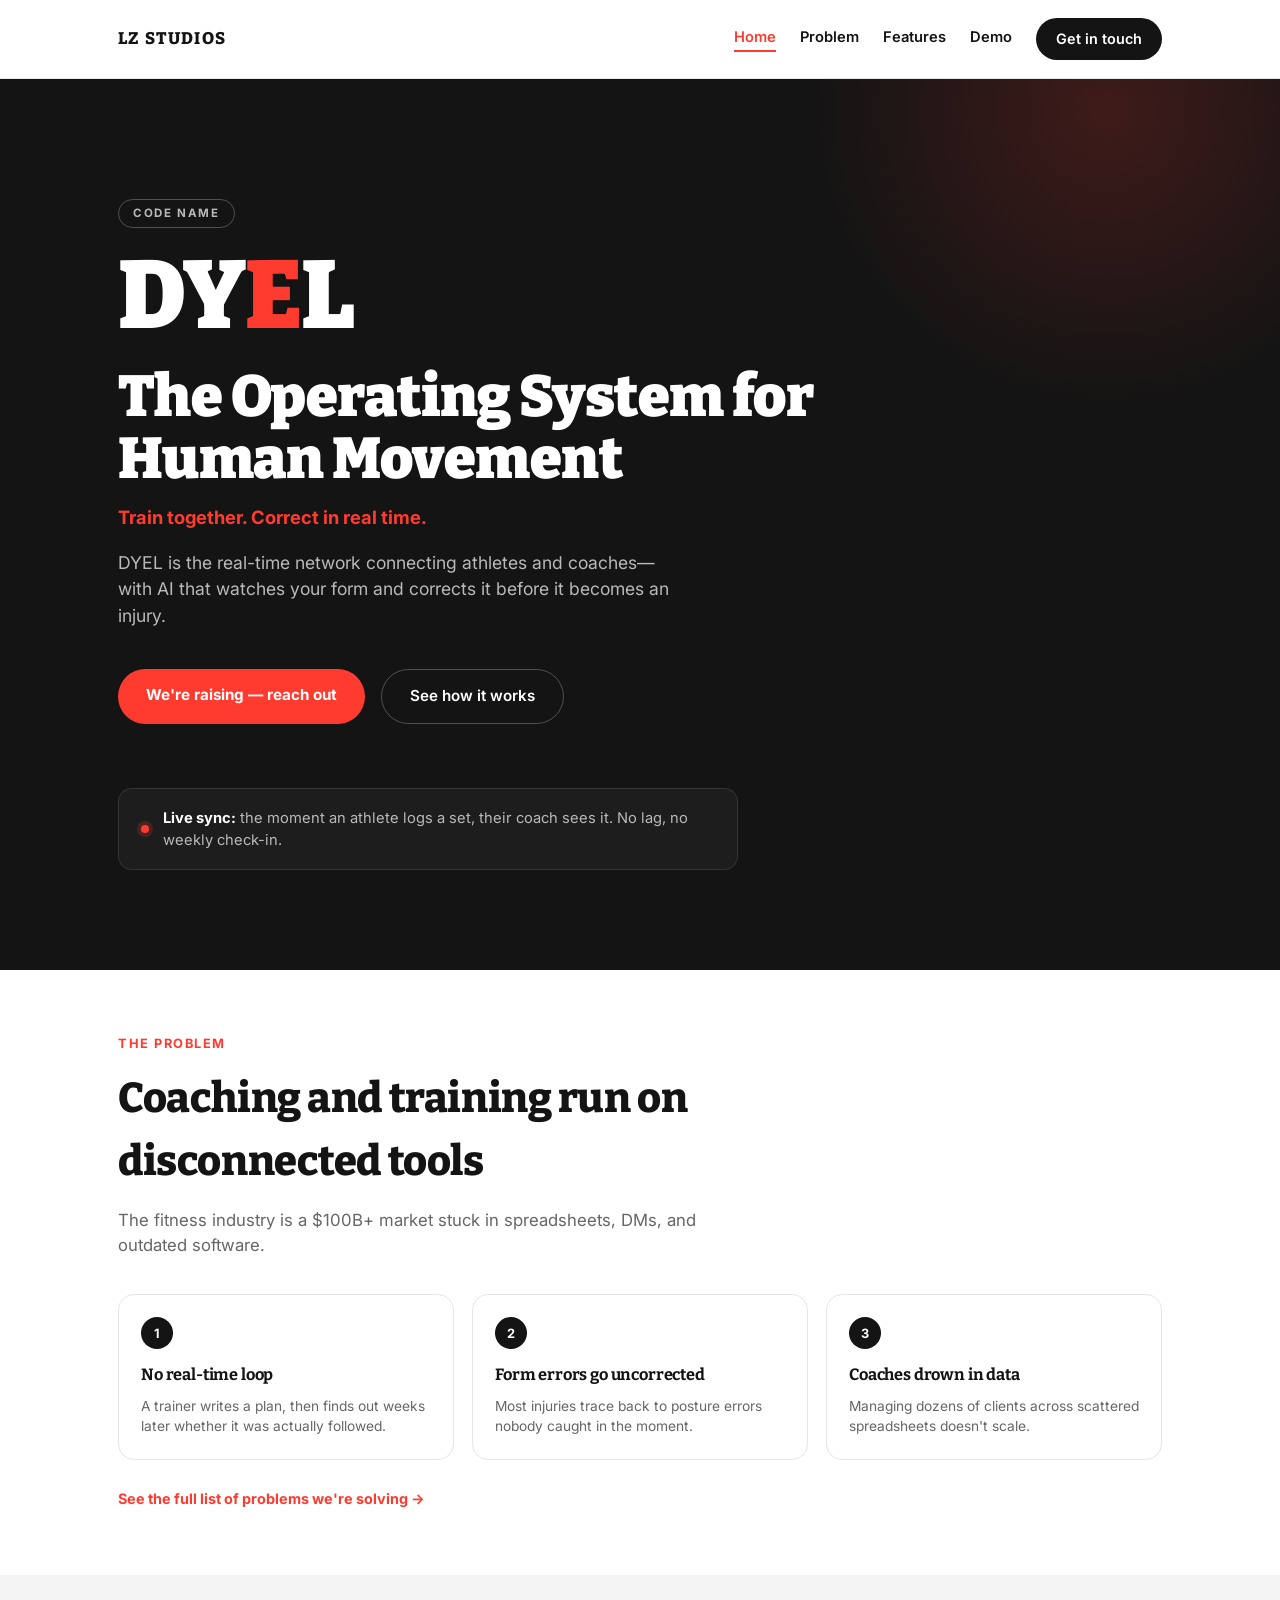
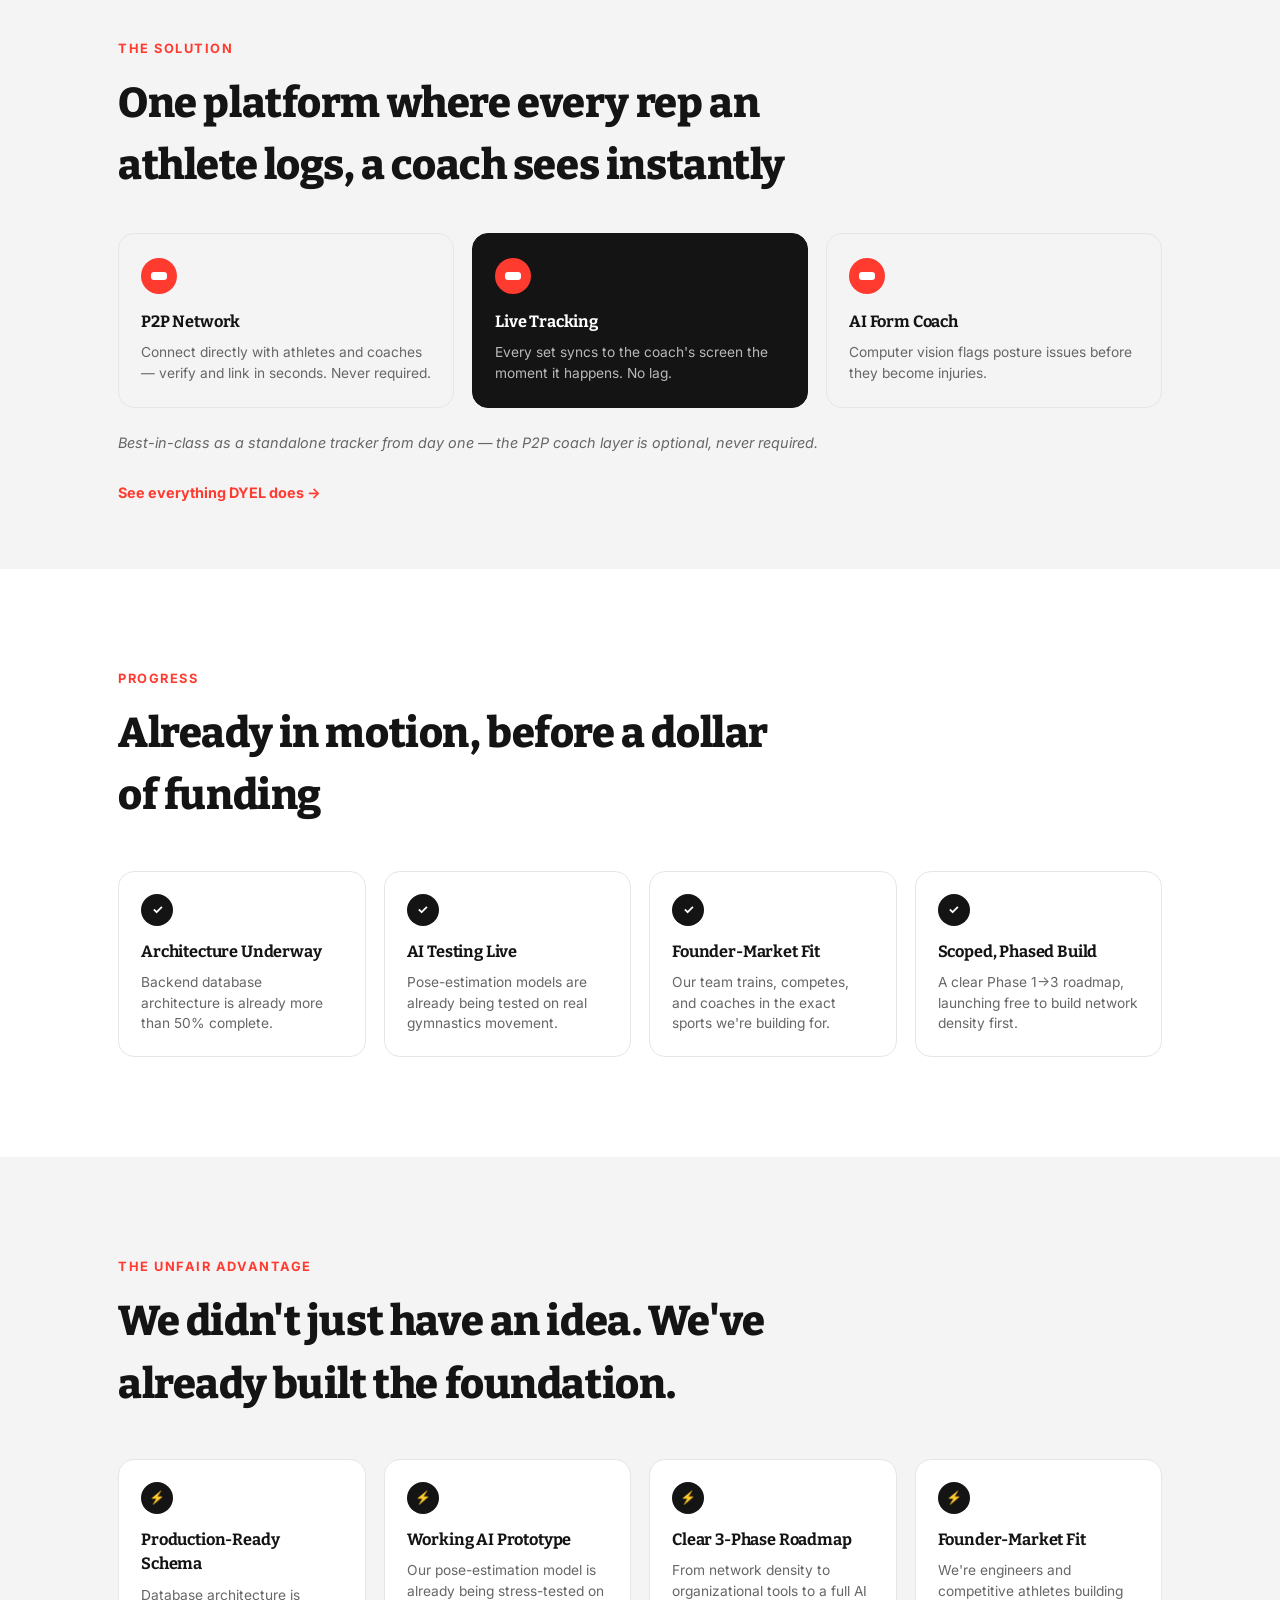
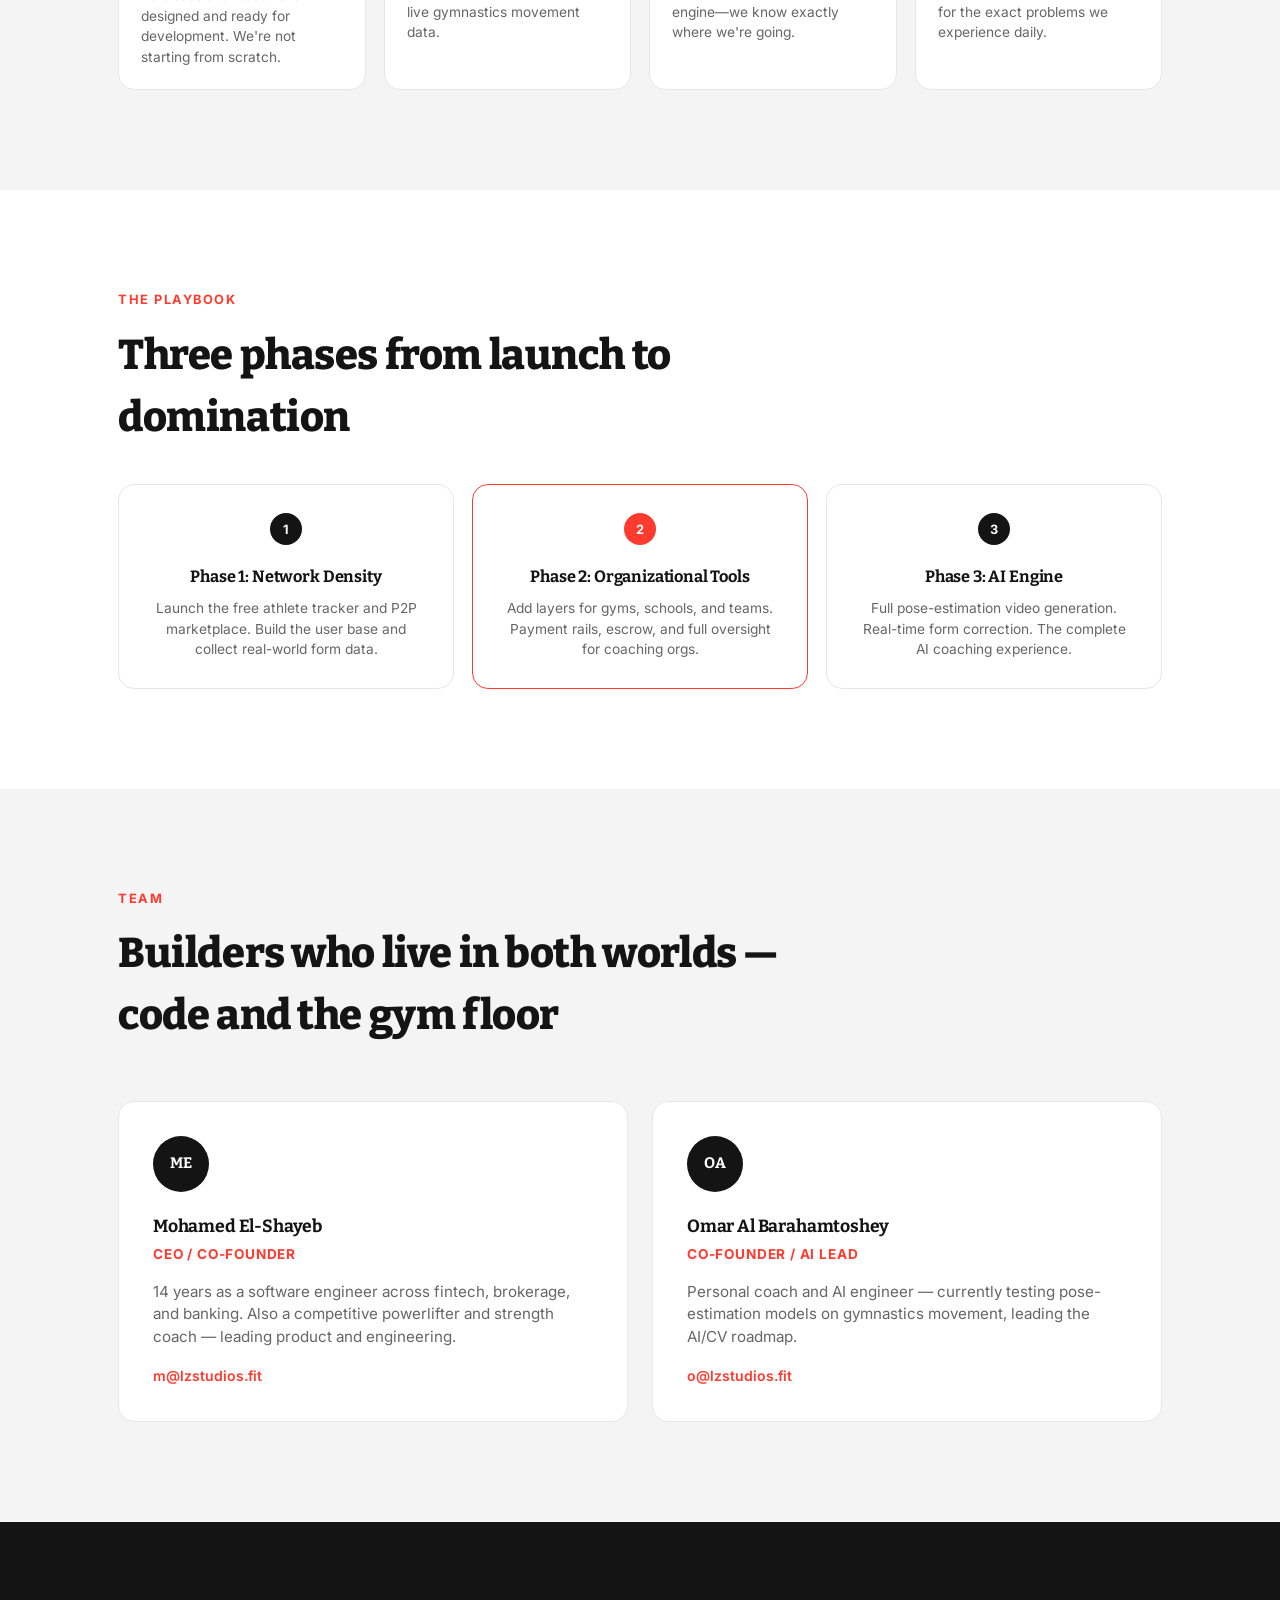
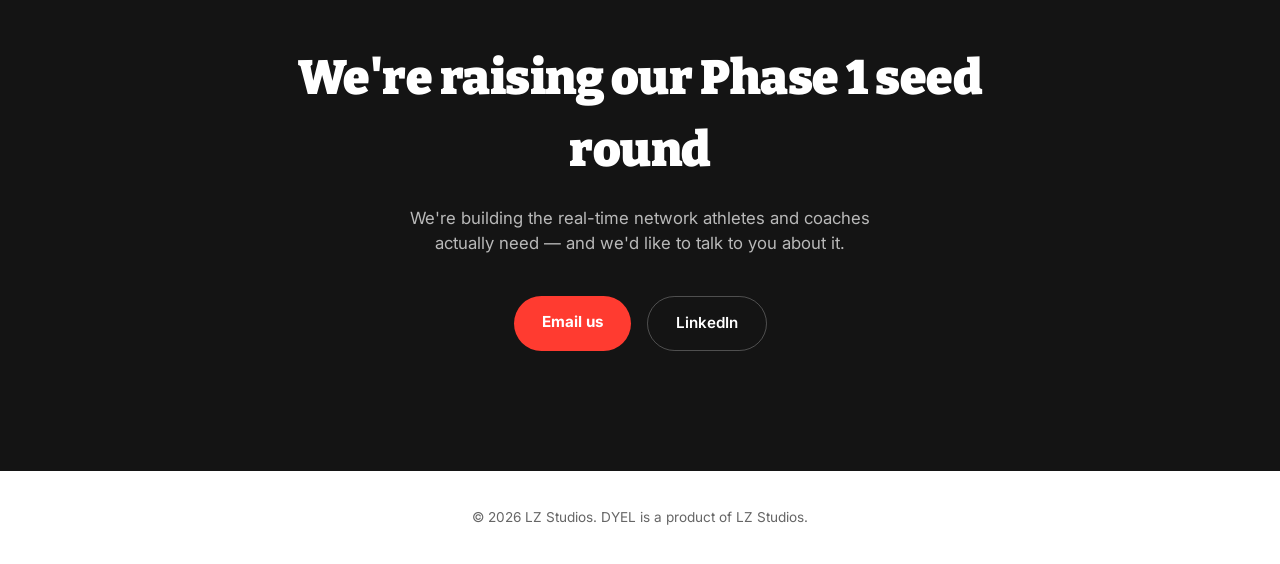
<file: index.html>
<!DOCTYPE html>
<html lang="en">
<head>
    <meta charset="UTF-8" />
    <meta name="viewport" content="width=device-width, initial-scale=1.0" />
    <title>DYEL — The Operating System for Human Movement</title>
    <meta name="description" content="DYEL is a real-time platform connecting athletes and coaches, with AI that watches your form and corrects it before it becomes an injury." />
    <link rel="preconnect" href="https://fonts.googleapis.com" />
    <link rel="preconnect" href="https://fonts.gstatic.com" crossorigin />
    <link href="https://fonts.googleapis.com/css2?family=Bitter:wght@400;600;800;900&family=Inter:wght@400;500;600;700&display=swap" rel="stylesheet" />
    <link rel="stylesheet" href="styles.css" />
</head>
<body>

    <nav>
        <div class="wrap">
            <a class="brand" href="#">LZ STUDIOS</a>
            <div class="nav-links">
                <a class="nav-link active" href="index.html">Home</a>
                <a class="nav-link" href="problem.html">Problem</a>
                <a class="nav-link" href="features.html">Features</a>
                <a class="nav-link" href="demo.html">Demo</a>
                <a class="nav-cta" href="#contact">Get in touch</a>
            </div>
        </div>
    </nav>

    <header class="hero">
        <div class="wrap">
            <span class="codename-tag">Code Name</span>
            <div class="product-mark">DY<span>E</span>L</div>
            <h1>The Operating System for Human Movement</h1>
            <p class="lede-sub">Train together. Correct in real time.</p>
            <p class="lede">
                DYEL is the real-time network connecting athletes and coaches—with AI that watches your form and corrects it before it becomes an injury.
            </p>
            <div class="hero-actions">
                <a class="btn-primary" href="#contact">We're raising — reach out</a>
                <a class="btn-ghost" href="demo.html">See how it works</a>
            </div>
            <div class="sync-strip">
                <span class="sync-dot"></span>
                <p><b>Live sync:</b> the moment an athlete logs a set, their coach sees it. No lag, no weekly check-in.</p>
            </div>
        </div>
    </header>

    <section class="section section-compact" id="problem">
        <div class="wrap">
            <span class="sec-eyebrow">The Problem</span>
            <h2 class="sec-title">Coaching and training run on disconnected tools</h2>
            <p class="sec-lede">The fitness industry is a $100B+ market stuck in spreadsheets, DMs, and outdated software.</p>
            <div class="grid-3">
                <div class="p-card compact">
                    <span class="num">1</span>
                    <h3>No real-time loop</h3>
                    <p>A trainer writes a plan, then finds out weeks later whether it was actually followed.</p>
                </div>
                <div class="p-card compact">
                    <span class="num">2</span>
                    <h3>Form errors go uncorrected</h3>
                    <p>Most injuries trace back to posture errors nobody caught in the moment.</p>
                </div>
                <div class="p-card compact">
                    <span class="num">3</span>
                    <h3>Coaches drown in data</h3>
                    <p>Managing dozens of clients across scattered spreadsheets doesn't scale.</p>
                </div>
            </div>
            <a class="see-more" href="problem.html">See the full list of problems we're solving →</a>
        </div>
    </section>

    <section class="section section-compact section-alt" id="product">
        <div class="wrap">
            <span class="sec-eyebrow">The Solution</span>
            <h2 class="sec-title">One platform where every rep an athlete logs, a coach sees instantly</h2>
            <div class="pillars compact">
                <div class="pillar compact">
                    <div class="pillar-icon"><div class="bar"></div></div>
                    <h3>P2P Network</h3>
                    <p>Connect directly with athletes and coaches — verify and link in seconds. Never required.</p>
                </div>
                <div class="pillar compact hi">
                    <div class="pillar-icon"><div class="bar"></div></div>
                    <h3>Live Tracking</h3>
                    <p>Every set syncs to the coach's screen the moment it happens. No lag.</p>
                </div>
                <div class="pillar compact">
                    <div class="pillar-icon"><div class="bar"></div></div>
                    <h3>AI Form Coach</h3>
                    <p>Computer vision flags posture issues before they become injuries.</p>
                </div>
            </div>
            <p class="foot-note">Best-in-class as a standalone tracker from day one — the P2P coach layer is optional, never required.</p>
            <a class="see-more" href="features.html">See everything DYEL does →</a>
        </div>
    </section>

    <section class="section" id="progress">
        <div class="wrap">
            <span class="sec-eyebrow">Progress</span>
            <h2 class="sec-title">Already in motion, before a dollar of funding</h2>
            <div class="progress-grid">
                <div class="p-card compact">
                    <span class="num">✓</span>
                    <h3>Architecture Underway</h3>
                    <p>Backend database architecture is already more than 50% complete.</p>
                </div>
                <div class="p-card compact">
                    <span class="num">✓</span>
                    <h3>AI Testing Live</h3>
                    <p>Pose-estimation models are already being tested on real gymnastics movement.</p>
                </div>
                <div class="p-card compact">
                    <span class="num">✓</span>
                    <h3>Founder-Market Fit</h3>
                    <p>Our team trains, competes, and coaches in the exact sports we're building for.</p>
                </div>
                <div class="p-card compact">
                    <span class="num">✓</span>
                    <h3>Scoped, Phased Build</h3>
                    <p>A clear Phase 1→3 roadmap, launching free to build network density first.</p>
                </div>
            </div>
        </div>
    </section>

    <section class="section section-alt" id="advantage">
        <div class="wrap">
            <span class="sec-eyebrow">The Unfair Advantage</span>
            <h2 class="sec-title">We didn't just have an idea. We've already built the foundation.</h2>
            <div class="progress-grid">
                <div class="p-card compact">
                    <span class="num">⚡</span>
                    <h3>Production-Ready Schema</h3>
                    <p>Database architecture is designed and ready for development. We're not starting from scratch.</p>
                </div>
                <div class="p-card compact">
                    <span class="num">⚡</span>
                    <h3>Working AI Prototype</h3>
                    <p>Our pose-estimation model is already being stress-tested on live gymnastics movement data.</p>
                </div>
                <div class="p-card compact">
                    <span class="num">⚡</span>
                    <h3>Clear 3-Phase Roadmap</h3>
                    <p>From network density to organizational tools to a full AI engine—we know exactly where we're going.</p>
                </div>
                <div class="p-card compact">
                    <span class="num">⚡</span>
                    <h3>Founder-Market Fit</h3>
                    <p>We're engineers and competitive athletes building for the exact problems we experience daily.</p>
                </div>
            </div>
        </div>
    </section>

    <section class="section" id="roadmap">
        <div class="wrap">
            <span class="sec-eyebrow">The Playbook</span>
            <h2 class="sec-title">Three phases from launch to domination</h2>
            <div class="grid-3" style="margin-top:36px;">
                <div class="p-card compact" style="text-align:center; padding:28px;">
                    <span class="num" style="margin:0 auto 20px;">1</span>
                    <h3>Phase 1: Network Density</h3>
                    <p>Launch the free athlete tracker and P2P marketplace. Build the user base and collect real-world form data.</p>
                </div>
                <div class="p-card compact" style="text-align:center; padding:28px; border-color:var(--accent);">
                    <span class="num" style="margin:0 auto 20px; background:var(--accent);">2</span>
                    <h3>Phase 2: Organizational Tools</h3>
                    <p>Add layers for gyms, schools, and teams. Payment rails, escrow, and full oversight for coaching orgs.</p>
                </div>
                <div class="p-card compact" style="text-align:center; padding:28px;">
                    <span class="num" style="margin:0 auto 20px;">3</span>
                    <h3>Phase 3: AI Engine</h3>
                    <p>Full pose-estimation video generation. Real-time form correction. The complete AI coaching experience.</p>
                </div>
            </div>
        </div>
    </section>

    <section class="section section-alt" id="team">
        <div class="wrap">
            <span class="sec-eyebrow">Team</span>
            <h2 class="sec-title">Builders who live in both worlds — code and the gym floor</h2>
            <div class="team-grid">
                <div class="t-card">
                    <div class="t-avatar">ME</div>
                    <h3>Mohamed El-Shayeb</h3>
                    <span class="t-role">CEO / Co-Founder</span>
                    <p>14 years as a software engineer across fintech, brokerage, and banking. Also a competitive powerlifter and strength coach — leading product and engineering.</p>
                    <a class="t-email" href="mailto:m@lzstudios.fit">m@lzstudios.fit</a>
                </div>
                <div class="t-card">
                    <div class="t-avatar">OA</div>
                    <h3>Omar Al Barahamtoshey</h3>
                    <span class="t-role">Co-Founder / AI Lead</span>
                    <p>Personal coach and AI engineer — currently testing pose-estimation models on gymnastics movement, leading the AI/CV roadmap.</p>
                    <a class="t-email" href="mailto:o@lzstudios.fit">o@lzstudios.fit</a>
                </div>
            </div>
        </div>
    </section>

    <section class="cta-section" id="contact">
        <div class="wrap">
            <h2>We're raising our Phase 1 seed round</h2>
            <p>We're building the real-time network athletes and coaches actually need — and we'd like to talk to you about it.</p>
            <div class="cta-row">
                <a class="btn-primary" href="mailto:info@lzstudios.fit">Email us</a>
                <a class="btn-ghost" href="#">LinkedIn</a>
            </div>
        </div>
    </section>

    <footer>
        <div class="wrap">
            <p>&copy; 2026 LZ Studios. DYEL is a product of LZ Studios.</p>
        </div>
    </footer>

</body>
</html>
</file>
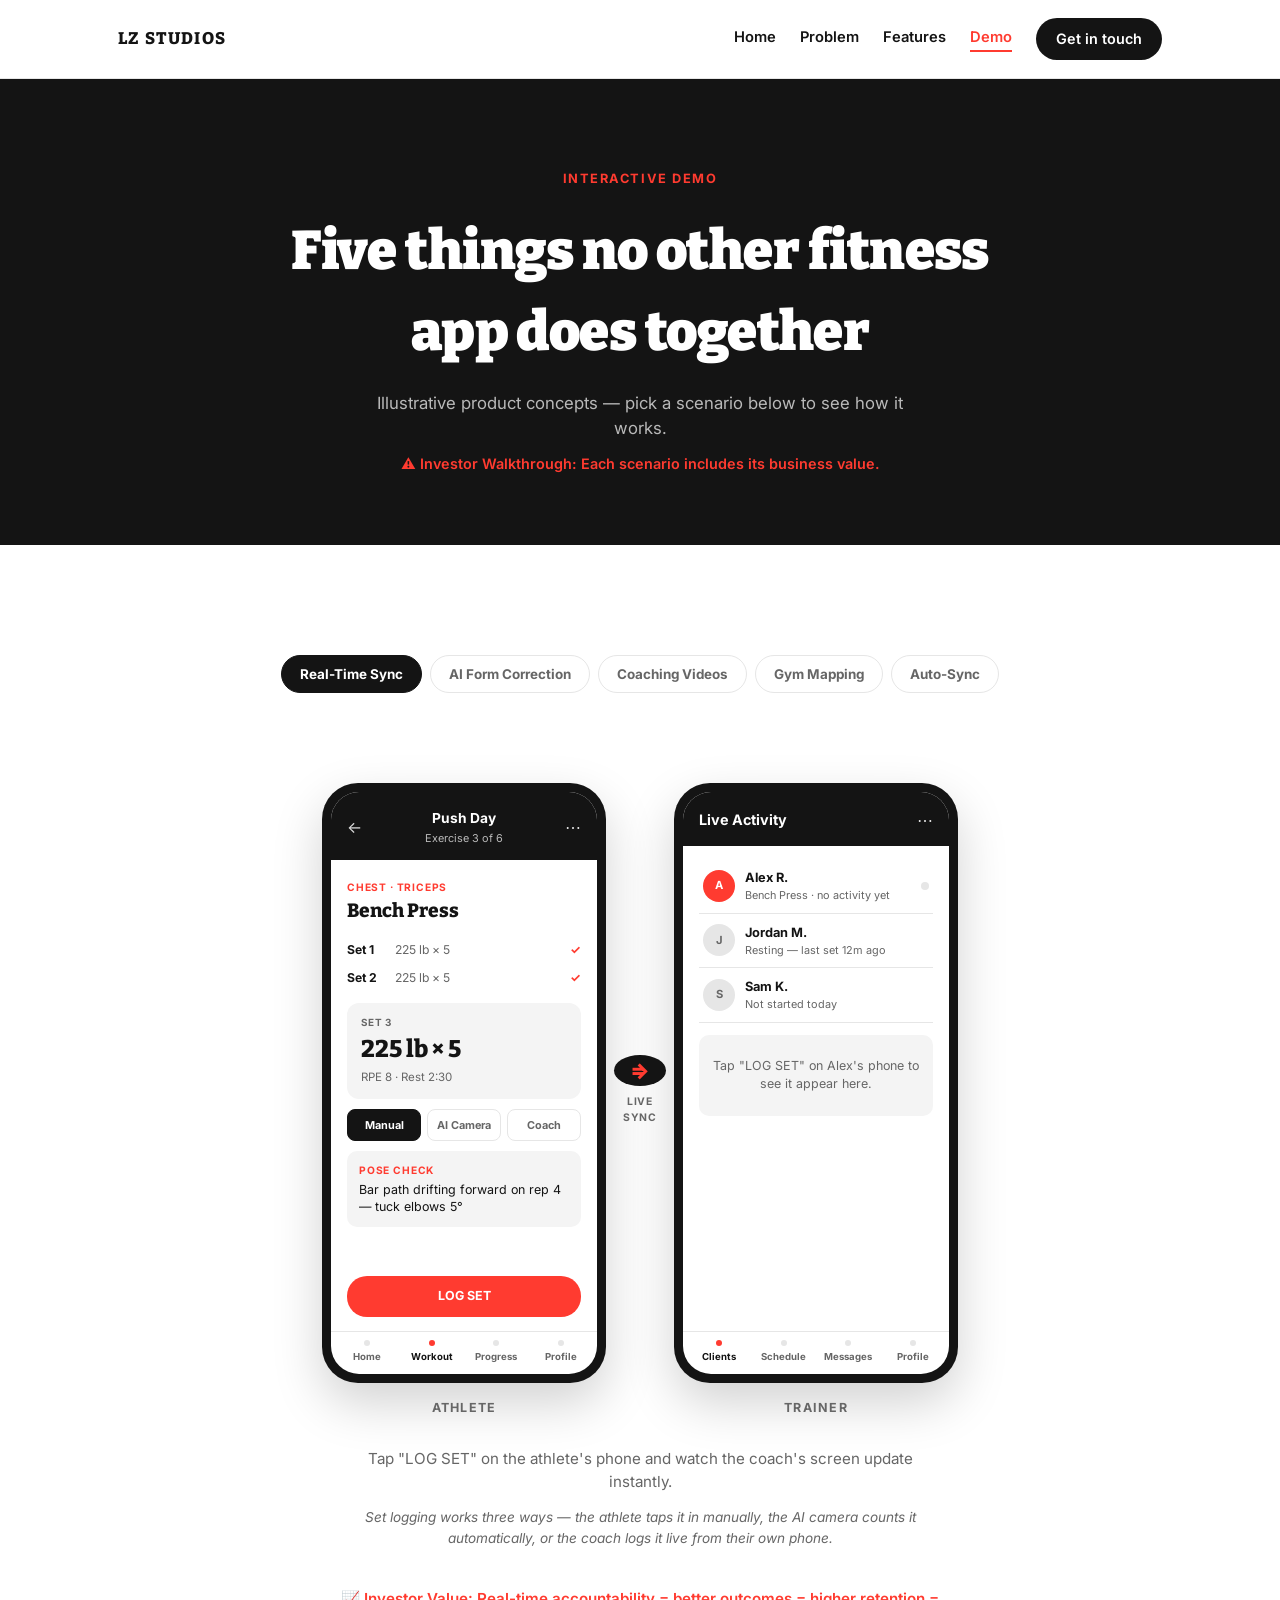
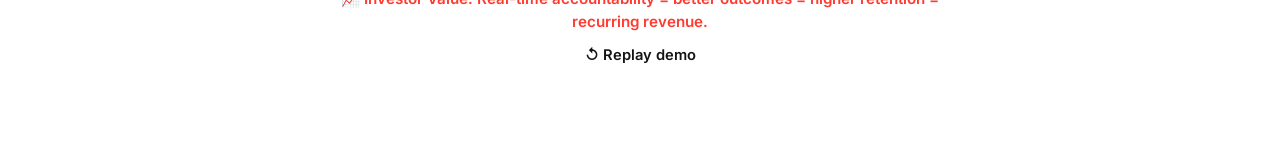
<file: demo.html>
<!DOCTYPE html>
<html lang="en">
<head>
    <meta charset="UTF-8">
    <meta name="viewport" content="width=device-width, initial-scale=1.0">
    <title>Demo — DYEL by LZ Studios</title>
    <meta name="description" content="See how DYEL syncs an athlete's workout to their coach's screen in real time, with AI form correction built in.">
    <link rel="preconnect" href="https://fonts.googleapis.com">
    <link rel="preconnect" href="https://fonts.gstatic.com" crossorigin>
    <link href="https://fonts.googleapis.com/css2?family=Bitter:wght@400;600;800;900&family=Inter:wght@400;500;600;700&display=swap" rel="stylesheet">
    <link rel="stylesheet" href="styles.css">
    <link rel="icon" type="image/x-icon" href="/favicon.ico">
</head>
<body>

    <nav>
        <div class="wrap">
            <a class="brand" href="index.html">LZ STUDIOS</a>
            <div class="nav-links">
                <a class="nav-link" href="index.html">Home</a>
                <a class="nav-link" href="problem.html">Problem</a>
                <a class="nav-link" href="features.html">Features</a>
                <a class="nav-link active" href="demo.html">Demo</a>
                <a class="nav-cta" href="index.html#contact">Get in touch</a>
            </div>
        </div>
    </nav>

    <header class="demo-hero">
        <div class="wrap">
            <span class="eyebrow">Interactive Demo</span>
            <h1>Five things no other fitness app does together</h1>
            <p>Illustrative product concepts — pick a scenario below to see how it works.</p>
            <p style="margin-top:12px; font-size:0.9rem; color:var(--accent); font-weight:600;">⚠️ Investor Walkthrough: Each scenario includes its business value.</p>
        </div>
    </header>

    <section class="section">
        <div class="wrap">
            <div class="scenario-tabs">
                <button class="scenario-tab active" onclick="showScenario('sync', this)">Real-Time Sync</button>
                <button class="scenario-tab" onclick="showScenario('form', this)">AI Form Correction</button>
                <button class="scenario-tab" onclick="showScenario('video', this)">Coaching Videos</button>
                <button class="scenario-tab" onclick="showScenario('gym', this)">Gym Mapping</button>
                <button class="scenario-tab" onclick="showScenario('autosync', this)">Auto-Sync</button>
            </div>

            <!-- SCENARIO 1: REAL-TIME SYNC -->
            <div class="scenario-panel active" id="scenario-sync">
                <div class="demo-stage">
                    <div class="phone-col">
                        <div class="phone">
                            <div class="screen">
                                <div class="app-topbar">
                                    <span class="topbar-back">←</span>
                                    <div class="topbar-title">
                                        <div class="title-main">Push Day</div>
                                        <div class="title-sub">Exercise 3 of 6</div>
                                    </div>
                                    <span class="topbar-more">⋯</span>
                                </div>
                                <div class="screen-body app-body">
                                    <div class="exercise-tag">CHEST · TRICEPS</div>
                                    <h4 class="exercise-name">Bench Press</h4>

                                    <div class="set-history">
                                        <div class="set-row"><span>Set 1</span><span>225 lb × 5</span><span class="check">✓</span></div>
                                        <div class="set-row"><span>Set 2</span><span>225 lb × 5</span><span class="check">✓</span></div>
                                    </div>

                                    <div class="current-set">
                                        <div class="set-row-label">SET 3</div>
                                        <div class="big-stat">225 lb × 5</div>
                                        <div class="small-meta">RPE 8 · Rest 2:30</div>
                                    </div>

                                    <div class="log-method-tabs">
                                        <span class="method-tab active">Manual</span>
                                        <span class="method-tab">AI Camera</span>
                                        <span class="method-tab">Coach</span>
                                    </div>

                                    <div class="pose-card">
                                        <span class="tag">POSE CHECK</span>
                                        <p>Bar path drifting forward on rep 4 — tuck elbows 5°</p>
                                    </div>

                                    <div class="demo-btn" id="logSetBtn" role="button" tabindex="0" onclick="triggerSync()" onkeydown="if(event.key==='Enter'||event.key===' '){event.preventDefault();triggerSync();}">LOG SET</div>
                                </div>
                                <div class="bottom-tabbar">
                                    <div class="tab-item"><span class="tab-dot"></span>Home</div>
                                    <div class="tab-item active"><span class="tab-dot"></span>Workout</div>
                                    <div class="tab-item"><span class="tab-dot"></span>Progress</div>
                                    <div class="tab-item"><span class="tab-dot"></span>Profile</div>
                                </div>
                            </div>
                        </div>
                        <p class="phone-label">Athlete</p>
                    </div>

                    <div class="sync-link">
                        <div class="circle" id="syncCircle">⇒</div>
                        <div class="label">LIVE<br>SYNC</div>
                    </div>

                    <div class="phone-col">
                        <div class="phone">
                            <div class="screen">
                                <div class="app-topbar">
                                    <span class="topbar-title-solo">Live Activity</span>
                                    <span class="topbar-more">⋯</span>
                                </div>
                                <div class="screen-body app-body">
                                    <div class="client-list">
                                        <div class="client-row">
                                            <div class="athlete-avatar">A</div>
                                            <div class="client-info">
                                                <div class="name">Alex R.</div>
                                                <div class="sub" id="alexStatus">Bench Press · no activity yet</div>
                                            </div>
                                            <span class="live-dot" id="alexDot"></span>
                                        </div>
                                        <div class="client-row">
                                            <div class="athlete-avatar muted">J</div>
                                            <div class="client-info">
                                                <div class="name">Jordan M.</div>
                                                <div class="sub">Resting — last set 12m ago</div>
                                            </div>
                                        </div>
                                        <div class="client-row">
                                            <div class="athlete-avatar muted">S</div>
                                            <div class="client-info">
                                                <div class="name">Sam K.</div>
                                                <div class="sub">Not started today</div>
                                            </div>
                                        </div>
                                    </div>

                                    <div class="activity-panel">
                                        <div id="coachWaiting" class="coach-waiting-inline">Tap "LOG SET" on Alex's phone to see it appear here.</div>
                                        <div id="coachContent" class="coach-content">
                                            <div class="flag-card">
                                                <span class="tag">FLAGGED FOR REVIEW</span>
                                                <p>Elbow flare on rep 4. Suggested cue sent to athlete automatically.</p>
                                            </div>
                                            <div class="demo-btn dark">SEND VOICE NOTE</div>
                                        </div>
                                    </div>
                                </div>
                                <div class="bottom-tabbar">
                                    <div class="tab-item active"><span class="tab-dot"></span>Clients</div>
                                    <div class="tab-item"><span class="tab-dot"></span>Schedule</div>
                                    <div class="tab-item"><span class="tab-dot"></span>Messages</div>
                                    <div class="tab-item"><span class="tab-dot"></span>Profile</div>
                                </div>
                            </div>
                        </div>
                        <p class="phone-label">Trainer</p>
                    </div>
                </div>
                <p class="demo-caption" id="demoCaption">Tap "LOG SET" on the athlete's phone and watch the coach's screen update instantly.</p>
                <p class="demo-note">Set logging works three ways — the athlete taps it in manually, the AI camera counts it automatically, or the coach logs it live from their own phone.</p>
                <p class="demo-caption" style="margin-top:20px; font-weight:600; color:var(--accent);">📈 Investor Value: Real-time accountability = better outcomes = higher retention = recurring revenue.</p>
                <p class="demo-caption" style="margin-top:10px;"><a href="#" class="nav-link" onclick="resetDemo();return false;">↺ Replay demo</a></p>
            </div>

            <!-- SCENARIO 2: AI FORM CORRECTION -->
            <div class="scenario-panel" id="scenario-form" hidden>
                <div class="demo-stage single">
                    <div class="phone-col">
                        <div class="phone">
                            <div class="screen">
                                <div class="app-topbar">
                                    <span class="topbar-back">←</span>
                                    <div class="topbar-title">
                                        <div class="title-main">Recording</div>
                                        <div class="title-sub">Bench Press · Rep 4</div>
                                    </div>
                                    <span class="topbar-more">⋯</span>
                                </div>
                                <div class="screen-body app-body">
                                    <div class="pose-viewfinder">
                                        <svg viewBox="0 0 200 220" width="100%" height="100%">
                                            <line x1="100" y1="42" x2="100" y2="110" stroke="#ffffff" stroke-width="2"/>
                                            <line x1="60" y1="60" x2="140" y2="60" stroke="#ffffff" stroke-width="2"/>
                                            <line x1="60" y1="60" x2="38" y2="92" stroke="#FF3B30" stroke-width="3"/>
                                            <line x1="38" y1="92" x2="55" y2="128" stroke="#FF3B30" stroke-width="3"/>
                                            <line x1="140" y1="60" x2="160" y2="95" stroke="#ffffff" stroke-width="2"/>
                                            <line x1="160" y1="95" x2="145" y2="130" stroke="#ffffff" stroke-width="2"/>
                                            <line x1="75" y1="110" x2="125" y2="110" stroke="#ffffff" stroke-width="2"/>
                                            <line x1="75" y1="110" x2="70" y2="170" stroke="#ffffff" stroke-width="2"/>
                                            <line x1="70" y1="170" x2="65" y2="208" stroke="#ffffff" stroke-width="2"/>
                                            <line x1="125" y1="110" x2="130" y2="170" stroke="#ffffff" stroke-width="2"/>
                                            <line x1="130" y1="170" x2="135" y2="208" stroke="#ffffff" stroke-width="2"/>
                                            <circle cx="100" cy="30" r="12" fill="none" stroke="#ffffff" stroke-width="2"/>
                                            <circle cx="38" cy="92" r="5" fill="#FF3B30"/>
                                            <circle cx="60" cy="60" r="4" fill="#ffffff"/>
                                            <circle cx="140" cy="60" r="4" fill="#ffffff"/>
                                            <circle cx="160" cy="95" r="4" fill="#ffffff"/>
                                            <circle cx="75" cy="110" r="4" fill="#ffffff"/>
                                            <circle cx="125" cy="110" r="4" fill="#ffffff"/>
                                            <circle cx="70" cy="170" r="4" fill="#ffffff"/>
                                            <circle cx="130" cy="170" r="4" fill="#ffffff"/>
                                        </svg>
                                        <span class="viewfinder-badge">TRACKING LIVE</span>
                                    </div>
                                    <div class="flag-card" style="margin-top:14px;">
                                        <span class="tag">CORRECTION CUE</span>
                                        <p>Left elbow flaring 12° past ideal — tuck it in before your next rep.</p>
                                    </div>
                                    <div class="small-meta" style="text-align:center; margin-top:10px;">Detected and cued in real time — no video review needed later.</div>
                                </div>
                                <div class="bottom-tabbar">
                                    <div class="tab-item"><span class="tab-dot"></span>Home</div>
                                    <div class="tab-item active"><span class="tab-dot"></span>Workout</div>
                                    <div class="tab-item"><span class="tab-dot"></span>Progress</div>
                                    <div class="tab-item"><span class="tab-dot"></span>Profile</div>
                                </div>
                            </div>
                        </div>
                        <p class="phone-label">Athlete — mid-set</p>
                    </div>
                </div>
                <p class="demo-caption">Pose estimation runs during the set itself, not after — the same AI that logs your rep is watching your form.</p>
                <p class="demo-caption" style="margin-top:20px; font-weight:600; color:var(--accent);">📈 Investor Value: AI-driven injury prevention = massive liability reduction for gyms and coaches.</p>
            </div>

            <!-- SCENARIO 3: COACHING VIDEOS -->
            <div class="scenario-panel" id="scenario-video" hidden>
                <div class="demo-stage single">
                    <div class="phone-col">
                        <div class="phone">
                            <div class="screen">
                                <div class="app-topbar">
                                    <span class="topbar-back">←</span>
                                    <div class="topbar-title">
                                        <div class="title-main">Bench Press</div>
                                        <div class="title-sub">Coach Demos</div>
                                    </div>
                                    <span class="topbar-more">⋯</span>
                                </div>
                                <div class="screen-body app-body">
                                    <div class="video-card best">
                                        <div class="video-thumb">▶</div>
                                        <div class="video-info">
                                            <div class="video-name">Coach Marcus T.</div>
                                            <div class="video-meta">6'1" · 210 lb · 🇺🇸 English</div>
                                            <span class="match-badge">BEST MATCH FOR YOU</span>
                                        </div>
                                    </div>
                                    <div class="video-card">
                                        <div class="video-thumb">▶</div>
                                        <div class="video-info">
                                            <div class="video-name">Coach Priya N.</div>
                                            <div class="video-meta">5'5" · 135 lb · 🇮🇳 Hindi</div>
                                        </div>
                                    </div>
                                    <div class="video-card">
                                        <div class="video-thumb">▶</div>
                                        <div class="video-info">
                                            <div class="video-name">Coach Diego R.</div>
                                            <div class="video-meta">5'10" · 175 lb · 🇪🇸 Spanish</div>
                                        </div>
                                    </div>
                                    <div class="small-meta" style="text-align:center; margin-top:8px;">Verified demos in 7 languages, matched to a build similar to yours.</div>
                                </div>
                                <div class="bottom-tabbar">
                                    <div class="tab-item"><span class="tab-dot"></span>Home</div>
                                    <div class="tab-item active"><span class="tab-dot"></span>Workout</div>
                                    <div class="tab-item"><span class="tab-dot"></span>Progress</div>
                                    <div class="tab-item"><span class="tab-dot"></span>Profile</div>
                                </div>
                            </div>
                        </div>
                        <p class="phone-label">Athlete</p>
                    </div>
                </div>
                <p class="demo-caption">When several verified demos exist for one move, DYEL surfaces the coach whose build is closest to yours — not just the first result.</p>
                <p class="demo-caption" style="margin-top:20px; font-weight:600; color:var(--accent);">📈 Investor Value: Network effects — more coaches = better matches = more athletes = more coaches.</p>
            </div>

            <!-- SCENARIO 4: GYM MAPPING -->
            <div class="scenario-panel" id="scenario-gym" hidden>
                <div class="demo-stage single">
                    <div class="phone-col">
                        <div class="phone">
                            <div class="screen">
                                <div class="app-topbar">
                                    <span class="topbar-back">←</span>
                                    <div class="topbar-title">
                                        <div class="title-main">Gym Scan</div>
                                        <div class="title-sub">Iron Yard Gym · Lisbon</div>
                                    </div>
                                    <span class="topbar-more">⋯</span>
                                </div>
                                <div class="screen-body app-body">
                                    <div class="scan-status">✓ SCAN COMPLETE</div>
                                    <div class="set-history" style="margin-top:8px;">
                                        <div class="set-row"><span style="width:auto; flex:1;">Leg Extension</span><span class="check">✓ Calibrated</span></div>
                                        <div class="set-row"><span style="width:auto; flex:1;">Squat Rack</span><span class="check">✓ Calibrated</span></div>
                                        <div class="set-row"><span style="width:auto; flex:1;">Dumbbells 5–100 lb</span><span class="check">✓ Calibrated</span></div>
                                        <div class="set-row"><span style="width:auto; flex:1;">Cable Machine</span><span class="check">✓ Calibrated</span></div>
                                    </div>
                                    <div class="pose-card" style="margin-top:10px;">
                                        <span class="tag">WHY THIS MATTERS</span>
                                        <p>This gym's 40kg leg extension loads differently than your usual one — your plan auto-adjusts to match.</p>
                                    </div>
                                    <div class="small-meta" style="text-align:center; margin-top:8px;">Saved to DYEL — the next traveler here never has to rescan.</div>
                                </div>
                                <div class="bottom-tabbar">
                                    <div class="tab-item"><span class="tab-dot"></span>Home</div>
                                    <div class="tab-item active"><span class="tab-dot"></span>Workout</div>
                                    <div class="tab-item"><span class="tab-dot"></span>Progress</div>
                                    <div class="tab-item"><span class="tab-dot"></span>Profile</div>
                                </div>
                            </div>
                        </div>
                        <p class="phone-label">Athlete — traveling</p>
                    </div>
                </div>
                <p class="demo-caption">Scan a gym once with your camera — DYEL identifies the equipment and calibrates real load differences between brands.</p>
                <p class="demo-caption" style="margin-top:20px; font-weight:600; color:var(--accent);">📈 Investor Value: Global travelers + gym chains = recurring B2B revenue from gyms and hotel fitness centers.</p>
            </div>

            <!-- SCENARIO 5: AUTO-SYNC -->
            <div class="scenario-panel" id="scenario-autosync" hidden>
                <div class="demo-stage single">
                    <div class="phone-col">
                        <div class="phone">
                            <div class="screen">
                                <div class="app-topbar">
                                    <span class="topbar
</file>
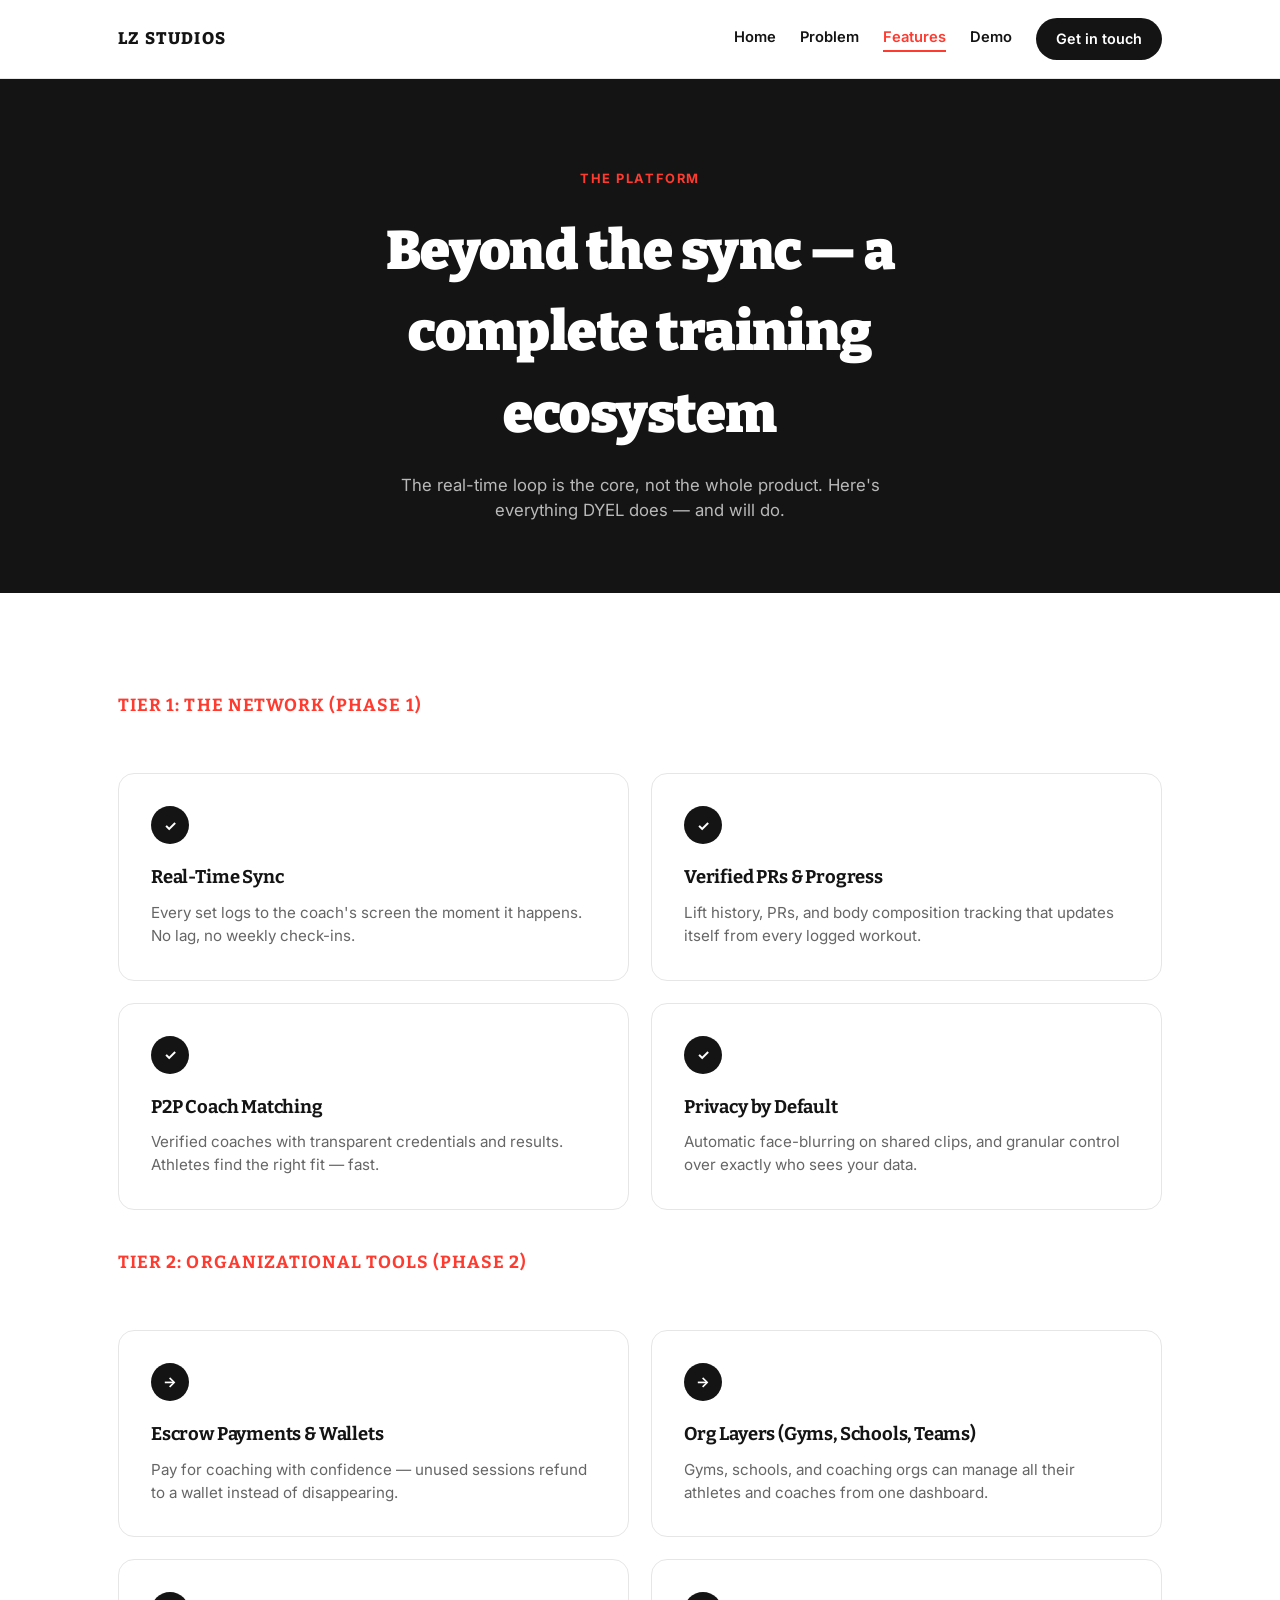
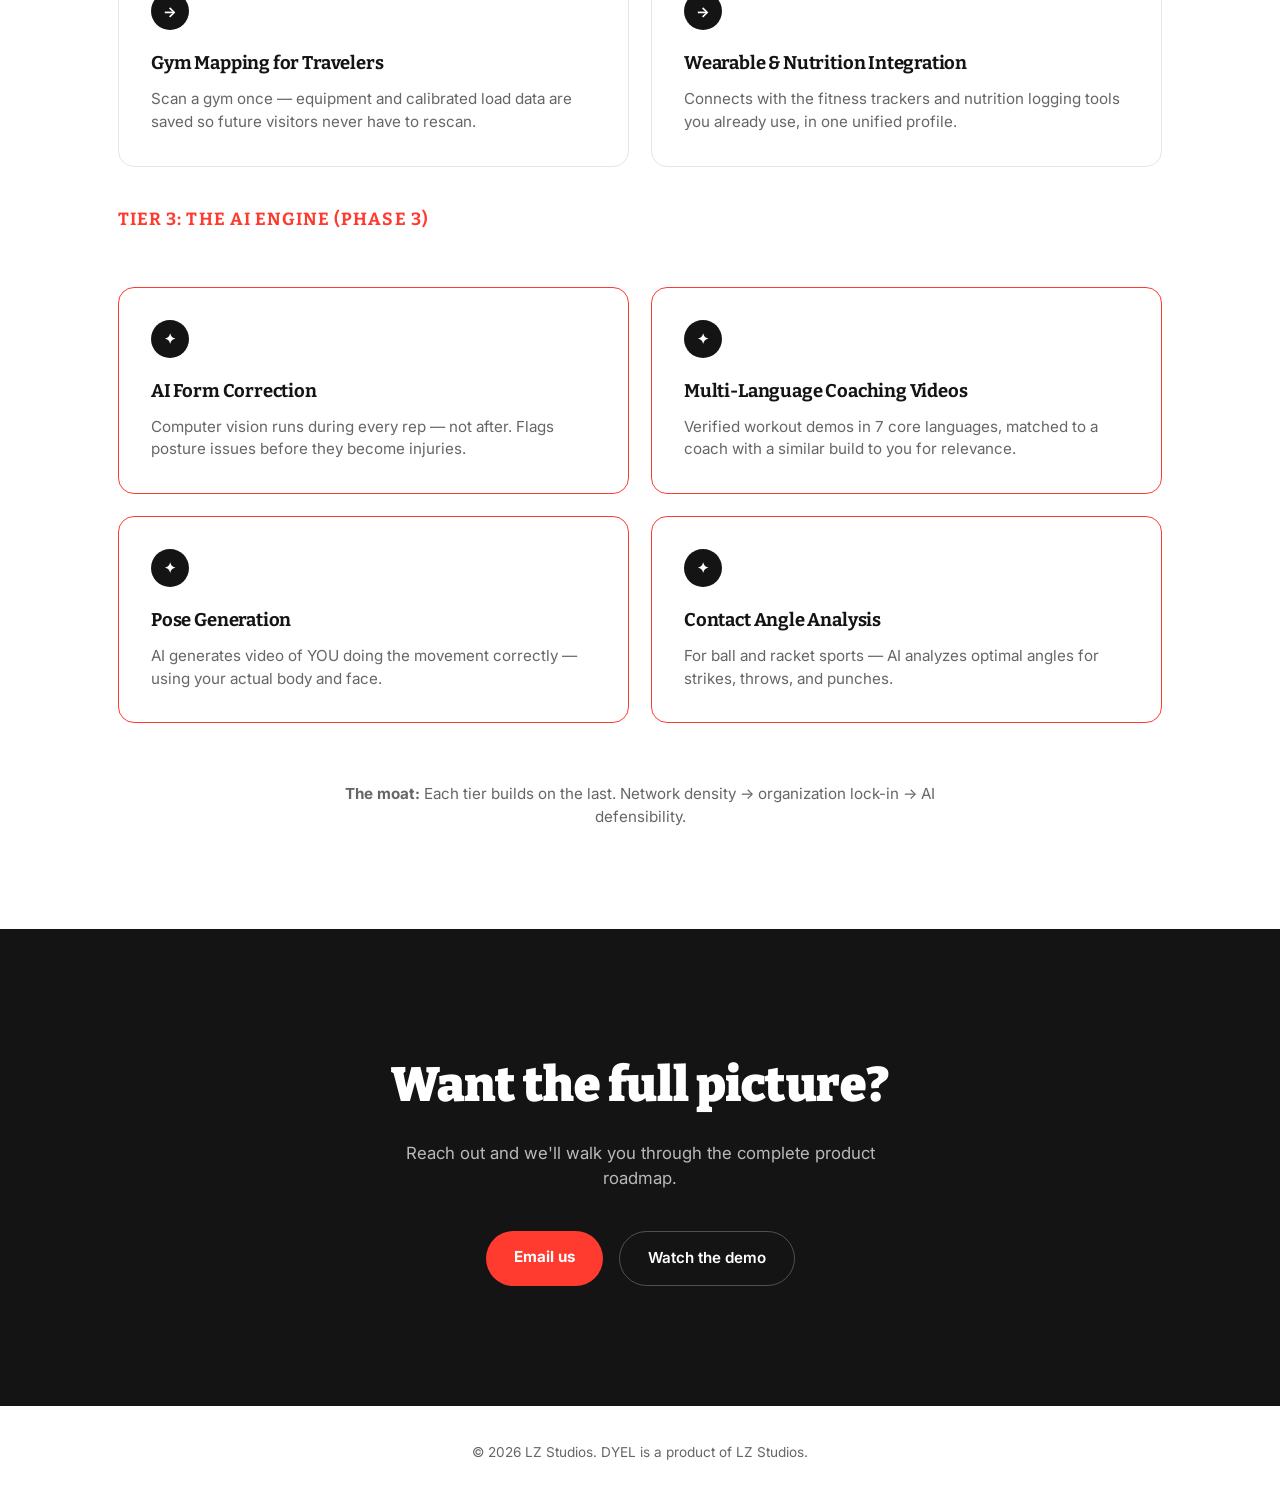
<file: features.html>
<!DOCTYPE html>
<html lang="en">
<head>
    <meta charset="UTF-8">
    <meta name="viewport" content="width=device-width, initial-scale=1.0">
    <title>The Platform — DYEL by LZ Studios</title>
    <meta name="description" content="Everything DYEL does — from real-time sync to AI pose estimation and gym mapping.">
    <link rel="preconnect" href="https://fonts.googleapis.com">
    <link rel="preconnect" href="https://fonts.gstatic.com" crossorigin>
    <link href="https://fonts.googleapis.com/css2?family=Bitter:wght@400;600;800;900&family=Inter:wght@400;500;600;700&display=swap" rel="stylesheet">
    <link rel="stylesheet" href="styles.css">
    <link rel="icon" type="image/x-icon" href="/favicon.ico">
</head>
<body>

    <nav>
        <div class="wrap">
            <a class="brand" href="index.html">LZ STUDIOS</a>
            <div class="nav-links">
                <a class="nav-link" href="index.html">Home</a>
                <a class="nav-link" href="problem.html">Problem</a>
                <a class="nav-link active" href="features.html">Features</a>
                <a class="nav-link" href="demo.html">Demo</a>
                <a class="nav-cta" href="index.html#contact">Get in touch</a>
            </div>
        </div>
    </nav>

    <header class="demo-hero">
        <div class="wrap">
            <span class="eyebrow">The Platform</span>
            <h1>Beyond the sync — a complete training ecosystem</h1>
            <p>The real-time loop is the core, not the whole product. Here's everything DYEL does — and will do.</p>
        </div>
    </header>

    <section class="section">
        <div class="wrap">
            
            <!-- Tier 1: Core Features -->
            <h3 style="font-size:1.1rem; font-weight:700; color:var(--accent); letter-spacing:0.06em; margin-bottom:20px;">TIER 1: THE NETWORK (PHASE 1)</h3>
            <div class="grid-4 features-grid">
                <div class="p-card">
                    <span class="num">✓</span>
                    <h3>Real-Time Sync</h3>
                    <p>Every set logs to the coach's screen the moment it happens. No lag, no weekly check-ins.</p>
                </div>
                <div class="p-card">
                    <span class="num">✓</span>
                    <h3>Verified PRs & Progress</h3>
                    <p>Lift history, PRs, and body composition tracking that updates itself from every logged workout.</p>
                </div>
                <div class="p-card">
                    <span class="num">✓</span>
                    <h3>P2P Coach Matching</h3>
                    <p>Verified coaches with transparent credentials and results. Athletes find the right fit — fast.</p>
                </div>
                <div class="p-card">
                    <span class="num">✓</span>
                    <h3>Privacy by Default</h3>
                    <p>Automatic face-blurring on shared clips, and granular control over exactly who sees your data.</p>
                </div>
            </div>

            <!-- Tier 2: Phase 2 Features -->
            <h3 style="font-size:1.1rem; font-weight:700; color:var(--accent); letter-spacing:0.06em; margin:40px 0 20px;">TIER 2: ORGANIZATIONAL TOOLS (PHASE 2)</h3>
            <div class="grid-4 features-grid">
                <div class="p-card">
                    <span class="num">→</span>
                    <h3>Escrow Payments & Wallets</h3>
                    <p>Pay for coaching with confidence — unused sessions refund to a wallet instead of disappearing.</p>
                </div>
                <div class="p-card">
                    <span class="num">→</span>
                    <h3>Org Layers (Gyms, Schools, Teams)</h3>
                    <p>Gyms, schools, and coaching orgs can manage all their athletes and coaches from one dashboard.</p>
                </div>
                <div class="p-card">
                    <span class="num">→</span>
                    <h3>Gym Mapping for Travelers</h3>
                    <p>Scan a gym once — equipment and calibrated load data are saved so future visitors never have to rescan.</p>
                </div>
                <div class="p-card">
                    <span class="num">→</span>
                    <h3>Wearable & Nutrition Integration</h3>
                    <p>Connects with the fitness trackers and nutrition logging tools you already use, in one unified profile.</p>
                </div>
            </div>

            <!-- Tier 3: Phase 3 Features -->
            <h3 style="font-size:1.1rem; font-weight:700; color:var(--accent); letter-spacing:0.06em; margin:40px 0 20px;">TIER 3: THE AI ENGINE (PHASE 3)</h3>
            <div class="grid-4 features-grid">
                <div class="p-card" style="border-color:var(--accent);">
                    <span class="num">✦</span>
                    <h3>AI Form Correction</h3>
                    <p>Computer vision runs during every rep — not after. Flags posture issues before they become injuries.</p>
                </div>
                <div class="p-card" style="border-color:var(--accent);">
                    <span class="num">✦</span>
                    <h3>Multi-Language Coaching Videos</h3>
                    <p>Verified workout demos in 7 core languages, matched to a coach with a similar build to you for relevance.</p>
                </div>
                <div class="p-card" style="border-color:var(--accent);">
                    <span class="num">✦</span>
                    <h3>Pose Generation</h3>
                    <p>AI generates video of YOU doing the movement correctly — using your actual body and face.</p>
                </div>
                <div class="p-card" style="border-color:var(--accent);">
                    <span class="num">✦</span>
                    <h3>Contact Angle Analysis</h3>
                    <p>For ball and racket sports — AI analyzes optimal angles for strikes, throws, and punches.</p>
                </div>
            </div>

            <p class="demo-caption" style="margin-top:60px;"><b>The moat:</b> Each tier builds on the last. Network density → organization lock-in → AI defensibility.</p>
        </div>
    </section>

    <section class="cta-section" id="contact">
        <div class="wrap">
            <h2>Want the full picture?</h2>
            <p>Reach out and we'll walk you through the complete product roadmap.</p>
            <div class="cta-row">
                <a class="btn-primary" href="mailto:info@lzstudios.fit">Email us</a>
                <a class="btn-ghost" href="demo.html">Watch the demo</a>
            </div>
        </div>
    </section>

    <footer>
        <div class="wrap">
            <p>&copy; 2026 LZ Studios. DYEL is a product of LZ Studios.</p>
        </div>
    </footer>

</body>
</html>
</file>
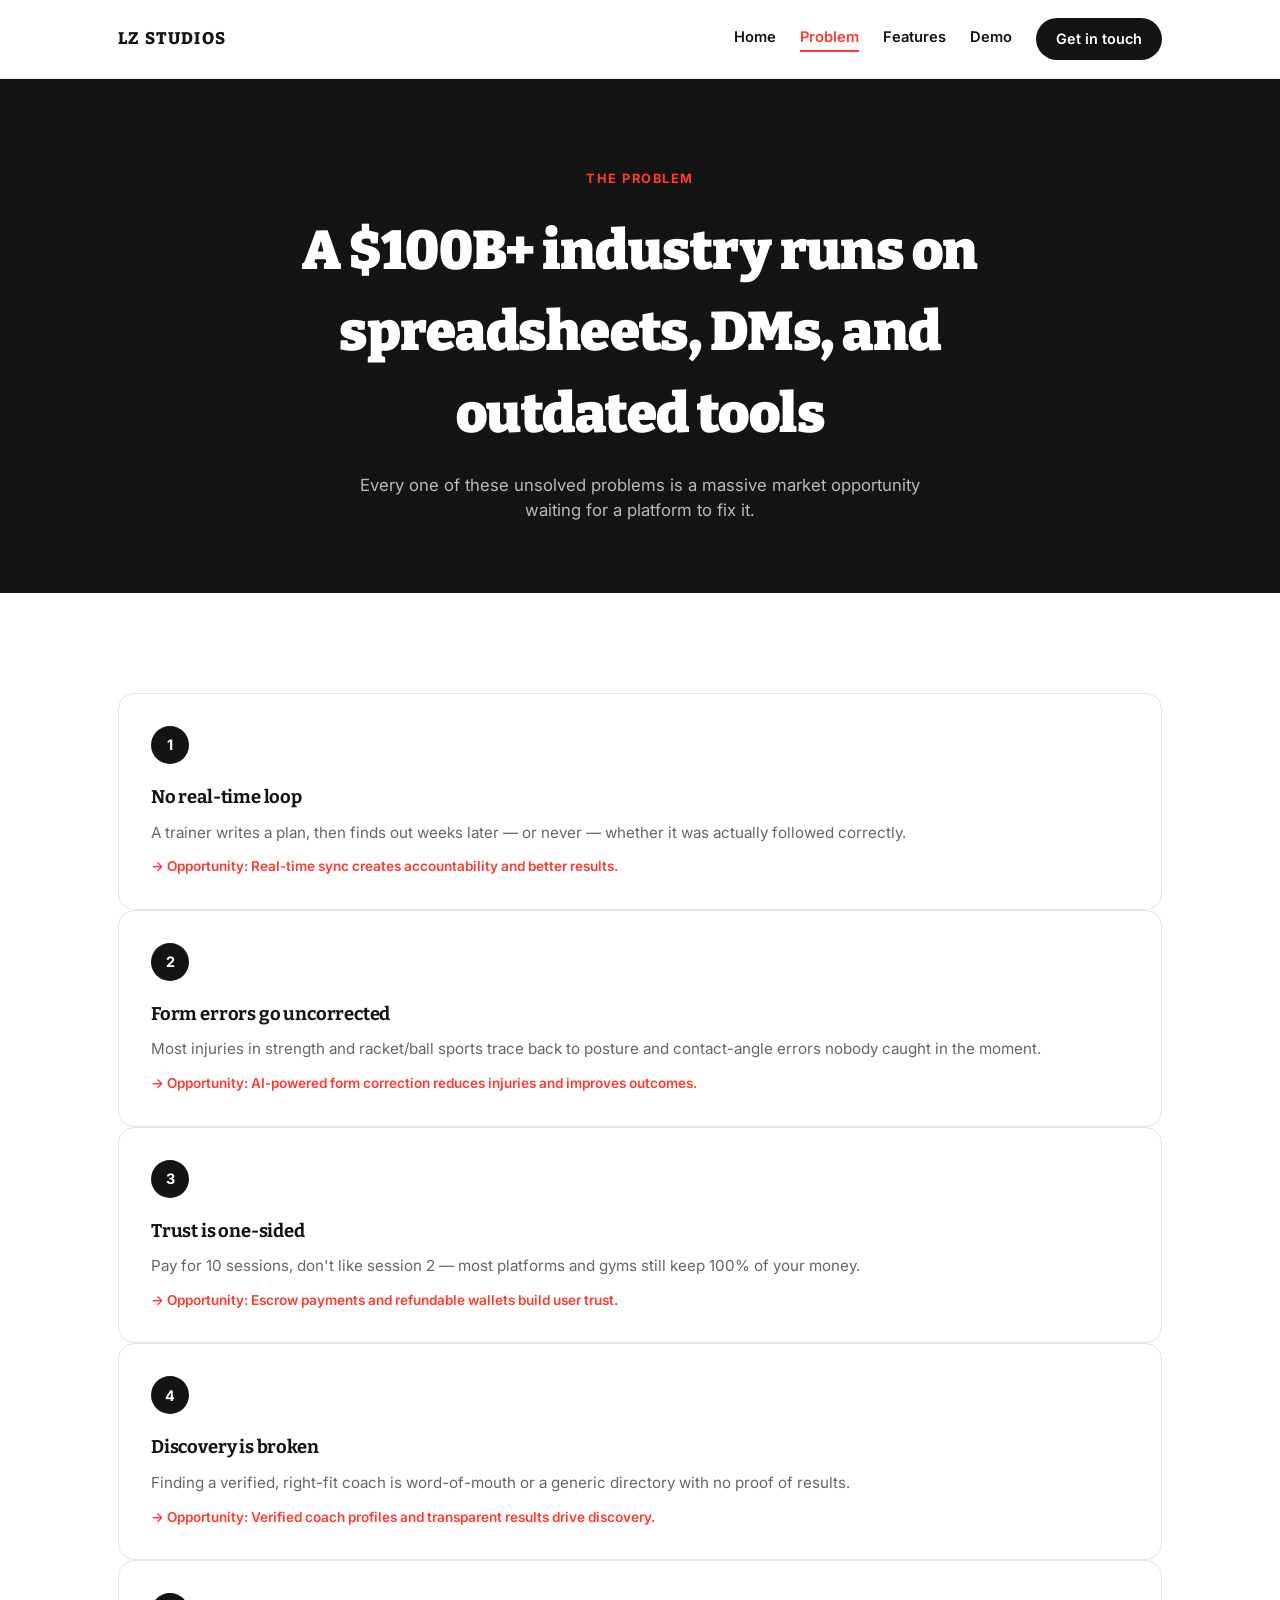
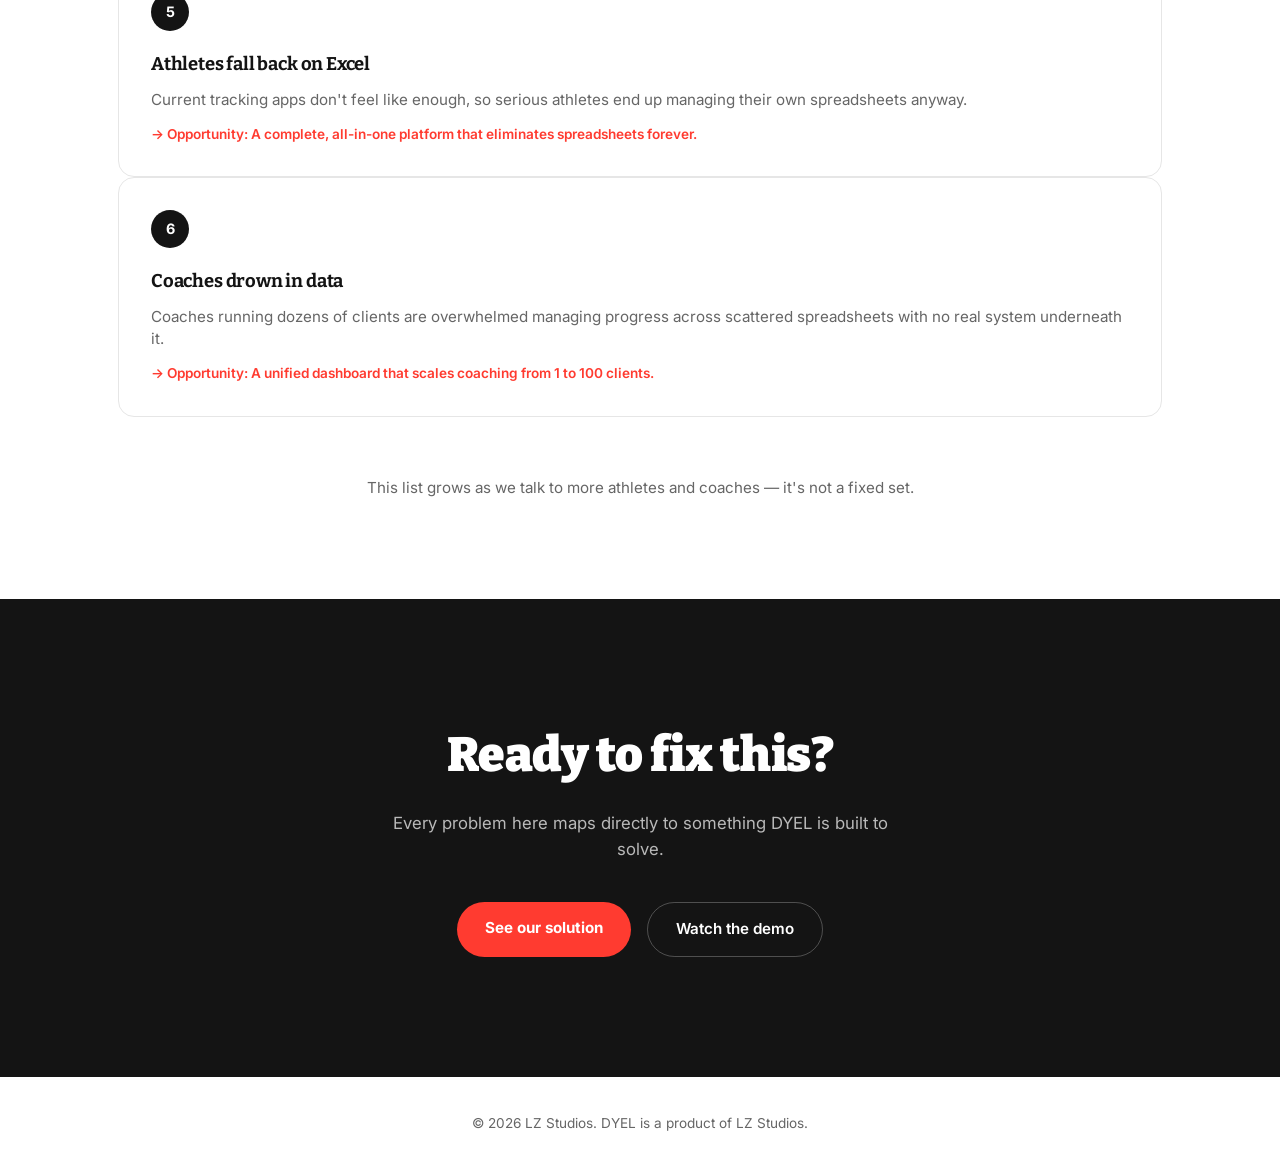
<file: problem.html>
<!DOCTYPE html>
<html lang="en">
<head>
    <meta charset="UTF-8">
    <meta name="viewport" content="width=device-width, initial-scale=1.0">
    <title>The Problem — DYEL by LZ Studios</title>
    <meta name="description" content="Why a $100B+ fitness industry runs on disconnected tools — and the massive opportunity to fix it.">
    <link rel="preconnect" href="https://fonts.googleapis.com">
    <link rel="preconnect" href="https://fonts.gstatic.com" crossorigin>
    <link href="https://fonts.googleapis.com/css2?family=Bitter:wght@400;600;800;900&family=Inter:wght@400;500;600;700&display=swap" rel="stylesheet">
    <link rel="stylesheet" href="styles.css">
    <link rel="icon" type="image/x-icon" href="/favicon.ico">
</head>
<body>

    <nav>
        <div class="wrap">
            <a class="brand" href="index.html">LZ STUDIOS</a>
            <div class="nav-links">
                <a class="nav-link" href="index.html">Home</a>
                <a class="nav-link active" href="problem.html">Problem</a>
                <a class="nav-link" href="features.html">Features</a>
                <a class="nav-link" href="demo.html">Demo</a>
                <a class="nav-cta" href="index.html#contact">Get in touch</a>
            </div>
        </div>
    </nav>

    <header class="demo-hero">
        <div class="wrap">
            <span class="eyebrow">The Problem</span>
            <h1>A $100B+ industry runs on spreadsheets, DMs, and outdated tools</h1>
            <p>Every one of these unsolved problems is a massive market opportunity waiting for a platform to fix it.</p>
        </div>
    </header>

    <section class="section">
        <div class="wrap">
            <div class="problem-grid">
                <!-- Problem 1 -->
                <div class="p-card">
                    <span class="num">1</span>
                    <h3>No real-time loop</h3>
                    <p>A trainer writes a plan, then finds out weeks later — or never — whether it was actually followed correctly.</p>
                    <p style="margin-top:12px; font-size:0.85rem; color:var(--accent); font-weight:600;">→ Opportunity: Real-time sync creates accountability and better results.</p>
                </div>
                <!-- Problem 2 -->
                <div class="p-card">
                    <span class="num">2</span>
                    <h3>Form errors go uncorrected</h3>
                    <p>Most injuries in strength and racket/ball sports trace back to posture and contact-angle errors nobody caught in the moment.</p>
                    <p style="margin-top:12px; font-size:0.85rem; color:var(--accent); font-weight:600;">→ Opportunity: AI-powered form correction reduces injuries and improves outcomes.</p>
                </div>
                <!-- Problem 3 -->
                <div class="p-card">
                    <span class="num">3</span>
                    <h3>Trust is one-sided</h3>
                    <p>Pay for 10 sessions, don't like session 2 — most platforms and gyms still keep 100% of your money.</p>
                    <p style="margin-top:12px; font-size:0.85rem; color:var(--accent); font-weight:600;">→ Opportunity: Escrow payments and refundable wallets build user trust.</p>
                </div>
                <!-- Problem 4 -->
                <div class="p-card">
                    <span class="num">4</span>
                    <h3>Discovery is broken</h3>
                    <p>Finding a verified, right-fit coach is word-of-mouth or a generic directory with no proof of results.</p>
                    <p style="margin-top:12px; font-size:0.85rem; color:var(--accent); font-weight:600;">→ Opportunity: Verified coach profiles and transparent results drive discovery.</p>
                </div>
                <!-- Problem 5 -->
                <div class="p-card">
                    <span class="num">5</span>
                    <h3>Athletes fall back on Excel</h3>
                    <p>Current tracking apps don't feel like enough, so serious athletes end up managing their own spreadsheets anyway.</p>
                    <p style="margin-top:12px; font-size:0.85rem; color:var(--accent); font-weight:600;">→ Opportunity: A complete, all-in-one platform that eliminates spreadsheets forever.</p>
                </div>
                <!-- Problem 6 -->
                <div class="p-card">
                    <span class="num">6</span>
                    <h3>Coaches drown in data</h3>
                    <p>Coaches running dozens of clients are overwhelmed managing progress across scattered spreadsheets with no real system underneath it.</p>
                    <p style="margin-top:12px; font-size:0.85rem; color:var(--accent); font-weight:600;">→ Opportunity: A unified dashboard that scales coaching from 1 to 100 clients.</p>
                </div>
            </div>
            <p class="demo-caption" style="margin-top:60px;">This list grows as we talk to more athletes and coaches — it's not a fixed set.</p>
        </div>
    </section>

    <section class="cta-section" id="contact">
        <div class="wrap">
            <h2>Ready to fix this?</h2>
            <p>Every problem here maps directly to something DYEL is built to solve.</p>
            <div class="cta-row">
                <a class="btn-primary" href="index.html#product">See our solution</a>
                <a class="btn-ghost" href="demo.html">Watch the demo</a>
            </div>
        </div>
    </section>

    <footer>
        <div class="wrap">
            <p>&copy; 2026 LZ Studios. DYEL is a product of LZ Studios.</p>
        </div>
    </footer>

</body>
</html>
</file>
<file: styles.css>
:root{
    --ink:#141414;
    --paper:#FFFFFF;
    --card:#F4F4F4;
    --muted:#666666;
    --muted-l:#B9B9B9;
    --line:#E6E6E6;
    --accent:#FF3B30;
  }
  *{box-sizing:border-box; margin:0; padding:0;}
  html{scroll-behavior:smooth;}
  body{
    font-family:'Inter',sans-serif;
    color:var(--ink);
    background:var(--paper);
    line-height:1.5;
    -webkit-font-smoothing:antialiased;
  }
  h1,h2,h3{font-family:'Bitter',serif; letter-spacing:-0.01em;}
  a{color:inherit;}
  .wrap{max-width:1100px; margin:0 auto; padding:0 28px;}
  :focus-visible{outline:3px solid var(--accent); outline-offset:3px;}

  /* NAV */
  nav{
    position:sticky; top:0; z-index:50;
    background:rgba(255,255,255,0.9); backdrop-filter:blur(8px);
    border-bottom:1px solid var(--line);
  }
  nav .wrap{display:flex; align-items:center; justify-content:space-between; padding-top:18px; padding-bottom:18px;}
  .nav-links{display:flex; align-items:center; gap:24px;}
  .nav-link{
    text-decoration:none; color:var(--ink); font-weight:600; font-size:0.92rem;
    border-bottom:2px solid transparent; padding-bottom:2px; transition:border-color .15s ease, color .15s ease;
  }
  .nav-link:hover{border-color:var(--accent);}
  .nav-link.active{color:var(--accent); border-color:var(--accent);}
  .brand{font-family:'Bitter',serif; font-weight:800; font-size:1.05rem; letter-spacing:0.08em; text-decoration:none; color:var(--ink);}
  .codename-tag{
    display:inline-block; font-size:0.72rem; font-weight:700; letter-spacing:0.14em; text-transform:uppercase;
    color:var(--muted-l); border:1px solid rgba(255,255,255,0.25); border-radius:100px;
    padding:5px 14px; margin-bottom:20px;
  }
  .product-mark{
    font-family:'Bitter',serif; font-weight:900; letter-spacing:-0.01em;
    font-size:clamp(3.2rem, 9vw, 6rem); line-height:1; color:#fff;
    margin-bottom:22px;
  }
  .product-mark span{color:var(--accent);}
  .nav-cta{
    background:var(--ink); color:#fff; text-decoration:none;
    padding:10px 20px; border-radius:100px; font-size:0.9rem; font-weight:600;
    transition:transform .15s ease, background .15s ease;
  }
  .nav-cta:hover{background:var(--accent); transform:translateY(-1px);}

  /* HERO */
  header.hero{
    background:var(--ink); color:#fff;
    padding:120px 0 100px;
    position:relative; overflow:hidden;
  }
  header.hero::before{
    content:"";
    position:absolute; right:-10%; top:-30%;
    width:600px; height:600px; border-radius:50%;
    background:radial-gradient(circle, rgba(255,59,48,0.18), transparent 70%);
  }
  .eyebrow{
    font-size:0.8rem; font-weight:700; letter-spacing:0.12em; text-transform:uppercase;
    color:var(--accent); margin-bottom:22px; display:block;
  }
  header.hero h1{
    font-size:clamp(2.2rem, 5vw, 3.6rem); font-weight:900; line-height:1.08;
    max-width:760px; margin-bottom:14px;
  }
  .lede-sub{
    font-size:1.15rem; color:var(--accent); font-weight:700; margin-bottom:18px;
  }
  header.hero .lede{
    font-size:1.1rem; color:var(--muted-l); max-width:560px; margin-bottom:40px;
    font-weight:400;
  }
  .hero-actions{display:flex; gap:16px; flex-wrap:wrap;}
  .btn-primary{
    background:var(--accent); color:#fff; text-decoration:none;
    padding:15px 28px; border-radius:100px; font-weight:700; font-size:0.95rem;
    display:inline-block; transition:transform .15s ease, box-shadow .15s ease;
  }
  .btn-primary:hover{transform:translateY(-2px); box-shadow:0 8px 24px rgba(255,59,48,0.35);}
  .btn-ghost{
    border:1px solid rgba(255,255,255,0.25); color:#fff; text-decoration:none;
    padding:15px 28px; border-radius:100px; font-weight:600; font-size:0.95rem;
    display:inline-block; transition:border-color .15s ease, background .15s ease;
  }
  .btn-ghost:hover{border-color:#fff; background:rgba(255,255,255,0.06);}

  .sync-strip{
    display:flex; align-items:center; gap:14px; margin-top:64px;
    padding:18px 22px; background:rgba(255,255,255,0.04);
    border:1px solid rgba(255,255,255,0.1); border-radius:14px; max-width:620px;
  }
  .sync-dot{width:8px; height:8px; border-radius:50%; background:var(--accent); flex-shrink:0;
    box-shadow:0 0 0 4px rgba(255,59,48,0.2);}
  .sync-strip p{font-size:0.92rem; color:var(--muted-l);}
  .sync-strip b{color:#fff;}

  /* SECTION HEADER */
  .section{padding:100px 0;}
  .section-alt{background:var(--card);}
  .sec-eyebrow{font-size:0.8rem; font-weight:700; letter-spacing:0.12em; text-transform:uppercase; color:var(--accent); display:block; margin-bottom:14px;}
  .sec-title{font-size:clamp(1.8rem, 3.4vw, 2.6rem); font-weight:800; max-width:680px; margin-bottom:16px;}
  .sec-lede{color:var(--muted); max-width:620px; font-size:1.05rem;}

  /* PROBLEM GRID */
  .grid-4{display:grid; grid-template-columns:repeat(2,1fr); gap:22px; margin-top:54px;}
  .grid-3{display:grid; grid-template-columns:repeat(3,1fr); gap:18px; margin-top:36px;}
  .p-card{background:#fff; border:1px solid var(--line); border-radius:16px; padding:32px;}
  .p-card.compact{padding:22px;}
  .p-card.compact .num{width:32px; height:32px; font-size:0.8rem; margin-bottom:14px;}
  .p-card.compact h3{font-size:1.02rem; margin-bottom:8px;}
  .p-card.compact p{font-size:0.86rem;}
  .section-compact{padding:64px 0;}
  .see-more{
    display:inline-block; margin-top:28px; font-size:0.9rem; font-weight:700;
    color:var(--accent); text-decoration:none; border-bottom:1px solid transparent;
  }
  .see-more:hover{border-color:var(--accent);}
  .progress-grid{display:grid; grid-template-columns:repeat(4,1fr); gap:18px; margin-top:44px;}
  .p-card .num{
    display:inline-flex; align-items:center; justify-content:center;
    width:38px; height:38px; border-radius:50%; background:var(--ink); color:#fff;
    font-weight:700; font-size:0.9rem; margin-bottom:20px;
  }
  .p-card h3{font-size:1.15rem; font-weight:700; margin-bottom:10px;}
  .p-card p{color:var(--muted); font-size:0.95rem;}

  /* PILLARS */
  .pillars{display:grid; grid-template-columns:repeat(3,1fr); gap:22px; margin-top:54px;}
  .pillars.compact{margin-top:36px; gap:18px;}
  .pillar{border-radius:16px; padding:34px 30px; border:1px solid var(--line);}
  .pillar.compact{padding:24px 22px;}
  .pillar.hi{background:var(--ink); color:#fff; border-color:var(--ink);}
  .pillar-icon{width:46px; height:46px; border-radius:50%; background:var(--accent); margin-bottom:26px;
    display:flex; align-items:center; justify-content:center;}
  .pillar.compact .pillar-icon{width:36px; height:36px; margin-bottom:16px;}
  .pillar-icon .bar{width:20px; height:10px; background:#fff; border-radius:3px;}
  .pillar.compact .pillar-icon .bar{width:16px; height:8px;}
  .pillar h3{font-size:1.2rem; font-weight:700; margin-bottom:12px;}
  .pillar.compact h3{font-size:1.02rem; margin-bottom:8px;}
  .pillar p{font-size:0.95rem; color:var(--muted);}
  .pillar.compact p{font-size:0.86rem;}
  .pillar.hi p{color:var(--muted-l);}
  .foot-note{margin-top:24px; color:var(--muted); font-style:italic; font-size:0.9rem;}

  /* TEAM */
  .team-grid{display:grid; grid-template-columns:repeat(2,1fr); gap:24px; margin-top:54px;}
  .t-card{background:#fff; border:1px solid var(--line); border-radius:16px; padding:34px;}
  .t-avatar{
    width:56px; height:56px; border-radius:50%; background:var(--ink); color:#fff;
    display:flex; align-items:center; justify-content:center; font-weight:700; font-family:'Bitter',serif;
    margin-bottom:22px; font-size:0.95rem;
  }
  .t-card h3{font-size:1.1rem; font-weight:700; margin-bottom:4px;}
  .t-role{color:var(--accent); font-size:0.85rem; font-weight:700; text-transform:uppercase; letter-spacing:0.06em; margin-bottom:16px; display:block;}
  .t-card p{color:var(--muted); font-size:0.95rem;}
  .t-email{
    display:inline-block; margin-top:16px; font-size:0.88rem; font-weight:600;
    color:var(--accent); text-decoration:none; border-bottom:1px solid transparent;
    transition:border-color .15s ease;
  }
  .t-email:hover{border-color:var(--accent);}

  /* CTA / CONTACT */
  .cta-section{background:var(--ink); color:#fff; padding:120px 0; text-align:center;}
  .cta-section h2{font-size:clamp(2rem,4.4vw,3rem); font-weight:900; max-width:700px; margin:0 auto 20px;}
  .cta-section p{color:var(--muted-l); font-size:1.05rem; max-width:520px; margin:0 auto 40px;}
  .cta-row{display:flex; gap:16px; justify-content:center; flex-wrap:wrap;}

  footer{padding:36px 0; text-align:center; color:var(--muted); font-size:0.85rem;}

  /* DEMO PAGE — PHONE MOCKUPS */
  .demo-hero{background:var(--ink); color:#fff; padding:90px 0 70px; text-align:center;}
  .demo-hero h1{font-size:clamp(2.2rem,5vw,3.4rem); font-weight:900; max-width:700px; margin:0 auto 18px;}
  .demo-hero p{color:var(--muted-l); max-width:560px; margin:0 auto; font-size:1.05rem;}

  .demo-stage{
    display:flex; align-items:flex-start; justify-content:center; gap:0;
    flex-wrap:wrap; padding:80px 0 30px; max-width:1000px; margin:0 auto;
  }
  .demo-stage.single{padding:50px 0 20px;}

  .scenario-tabs{
    display:flex; gap:8px; flex-wrap:wrap; justify-content:center;
    margin:10px 0 10px; padding:0 10px;
  }
  .scenario-tab{
    padding:10px 18px; border-radius:100px; border:1px solid var(--line); background:#fff;
    font-family:'Inter',sans-serif; font-size:0.84rem; font-weight:700; color:var(--muted);
    cursor:pointer; transition:background .15s ease, color .15s ease, border-color .15s ease;
  }
  .scenario-tab:hover{border-color:var(--ink); color:var(--ink);}
  .scenario-tab.active{background:var(--ink); color:#fff; border-color:var(--ink);}
  .scenario-panel{display:none;}
  .scenario-panel.active{display:block;}
  .phone-col{display:flex; flex-direction:column; align-items:center; flex-shrink:0;}
  .phone-label{
    margin-top:16px; font-size:0.78rem; font-weight:700; letter-spacing:0.1em;
    text-transform:uppercase; color:var(--muted);
  }
  .phone{
    width:284px; height:600px; border-radius:36px; background:var(--ink);
    padding:9px; box-shadow:0 20px 50px rgba(0,0,0,0.18);
  }
  .phone .screen{
    width:100%; height:100%; border-radius:28px; background:#fff; overflow:hidden;
    display:flex; flex-direction:column; position:relative;
  }

  /* App-style top bar */
  .app-topbar{
    background:var(--ink); color:#fff; padding:16px 16px 14px;
    display:flex; align-items:center; justify-content:space-between; flex-shrink:0;
  }
  .topbar-back, .topbar-more{font-size:1rem; opacity:0.85; width:20px;}
  .topbar-more{text-align:right;}
  .topbar-title{text-align:center; flex:1;}
  .title-main{font-size:0.86rem; font-weight:700;}
  .title-sub{font-size:0.68rem; color:var(--muted-l); margin-top:1px;}
  .topbar-title-solo{font-size:0.9rem; font-weight:700;}

  .screen-body{padding:14px 16px; flex:1; display:flex; flex-direction:column; overflow:hidden;}
  .app-body{gap:0;}

  .exercise-tag{font-size:0.64rem; font-weight:700; letter-spacing:0.08em; color:var(--accent); margin-top:6px;}
  .exercise-name{font-family:'Bitter',serif; font-size:1.2rem; font-weight:800; margin:2px 0 10px;}

  .set-history{margin-bottom:10px;}
  .set-row{
    display:flex; align-items:center; gap:10px; font-size:0.76rem; color:var(--muted);
    padding:5px 0;
  }
  .set-row span:first-child{width:38px; font-weight:700; color:var(--ink);}
  .set-row span:nth-child(2){flex:1;}
  .set-row .check{color:var(--accent); font-weight:700;}

  .current-set{background:var(--card); border-radius:12px; padding:12px 14px; margin-bottom:10px;}
  .set-row-label{font-size:0.62rem; font-weight:700; letter-spacing:0.08em; color:var(--muted);}
  .big-stat{font-family:'Bitter',serif; font-size:1.5rem; font-weight:800; margin:2px 0 2px;}
  .small-meta{font-size:0.72rem; color:var(--muted);}

  .log-method-tabs{display:flex; gap:6px; margin-bottom:10px;}
  .method-tab{
    flex:1; text-align:center; font-size:0.68rem; font-weight:700; padding:7px 4px;
    border-radius:8px; border:1px solid var(--line); color:var(--muted);
  }
  .method-tab.active{background:var(--ink); color:#fff; border-color:var(--ink);}

  .pose-card{background:var(--card); border-radius:10px; padding:12px; margin-bottom:10px;}
  .pose-card .tag{font-size:0.64rem; font-weight:700; letter-spacing:0.08em; color:var(--accent); display:block; margin-bottom:4px;}
  .pose-card p{font-size:0.78rem; line-height:1.3;}
  .flag-card{background:#FFF1F0; border-radius:10px; padding:12px; margin-bottom:10px;}
  .flag-card .tag{font-size:0.64rem; font-weight:700; letter-spacing:0.08em; color:var(--accent); display:block; margin-bottom:4px;}
  .flag-card p{font-size:0.78rem; line-height:1.3;}

  .demo-btn{
    background:var(--accent); color:#fff; text-align:center; border-radius:20px;
    padding:11px; font-size:0.78rem; font-weight:700; margin-top:auto;
  }
  .demo-btn.dark{background:var(--ink);}

  /* Coach client list */
  .client-list{margin-top:6px; margin-bottom:12px;}
  .client-row{
    display:flex; align-items:center; gap:10px; padding:9px 4px;
    border-bottom:1px solid var(--line);
  }
  .client-row:first-child{padding-top:2px;}
  .athlete-avatar{
    width:32px; height:32px; border-radius:50%; background:var(--accent); color:#fff;
    display:flex; align-items:center; justify-content:center; font-size:0.7rem; font-weight:700; flex-shrink:0;
  }
  .athlete-avatar.muted{background:var(--line); color:var(--muted);}
  .client-info{flex:1; min-width:0;}
  .client-info .name{font-size:0.8rem; font-weight:700;}
  .client-info .sub{font-size:0.68rem; color:var(--muted); white-space:nowrap; overflow:hidden; text-overflow:ellipsis;}
  .live-dot{width:8px; height:8px; border-radius:50%; background:var(--line); flex-shrink:0;}
  .live-dot.is-live{background:var(--accent); box-shadow:0 0 0 3px rgba(255,59,48,0.18);}

  .activity-panel{display:flex; flex-direction:column; flex:1; min-height:0;}
  .coach-waiting-inline{
    color:var(--muted); font-size:0.78rem; text-align:center; padding:22px 12px;
    background:var(--card); border-radius:10px;
  }

  /* Bottom app nav */
  .bottom-tabbar{
    display:flex; border-top:1px solid var(--line); flex-shrink:0; padding:8px 4px 10px;
  }
  .tab-item{
    flex:1; text-align:center; font-size:0.6rem; font-weight:700; color:var(--muted);
    display:flex; flex-direction:column; align-items:center; gap:4px;
  }
  .tab-dot{width:6px; height:6px; border-radius:50%; background:var(--line);}
  .tab-item.active{color:var(--ink);}
  .tab-item.active .tab-dot{background:var(--accent);}

  .sync-link{
    width:80px; height:70px; display:flex; align-items:center; justify-content:center;
    flex-direction:column; flex-shrink:0; margin:272px -6px 0; z-index:2;
  }
  .sync-link .circle{
    width:52px; height:52px; border-radius:50%; background:var(--ink); color:var(--accent);
    display:flex; align-items:center; justify-content:center; font-size:1.3rem; font-weight:900;
  }
  .sync-link .label{font-size:0.65rem; font-weight:700; letter-spacing:0.08em; color:var(--muted); margin-top:8px; text-align:center;}

  .demo-caption{text-align:center; max-width:600px; margin:0 auto; color:var(--muted); font-size:0.95rem;}

  /* Scenario 2: pose viewfinder */
  .pose-viewfinder{
    background:var(--ink); border-radius:12px; padding:10px; position:relative;
    aspect-ratio:200/180; display:flex; align-items:center; justify-content:center;
  }
  .viewfinder-badge{
    position:absolute; top:10px; left:10px; background:rgba(255,59,48,0.15); color:var(--accent);
    font-size:0.6rem; font-weight:700; letter-spacing:0.06em; padding:4px 9px; border-radius:100px;
    border:1px solid rgba(255,59,48,0.4);
  }

  /* Scenario 3: coaching video cards */
  .video-card{
    display:flex; align-items:center; gap:10px; background:var(--card); border-radius:10px;
    padding:10px; margin-bottom:8px; border:1px solid transparent;
  }
  .video-card.best{border-color:var(--accent); background:#FFF5F4;}
  .video-thumb{
    width:44px; height:44px; border-radius:8px; background:var(--ink); color:#fff;
    display:flex; align-items:center; justify-content:center; font-size:0.9rem; flex-shrink:0;
  }
  .video-info{flex:1; min-width:0;}
  .video-name{font-size:0.8rem; font-weight:700;}
  .video-meta{font-size:0.68rem; color:var(--muted); margin-top:1px;}
  .match-badge{
    display:inline-block; margin-top:4px; font-size:0.6rem; font-weight:700; letter-spacing:0.04em;
    color:var(--accent); background:rgba(255,59,48,0.1); padding:2px 7px; border-radius:100px;
  }

  /* Scenario 4: gym scan status */
  .scan-status{
    text-align:center; font-size:0.72rem; font-weight:700; letter-spacing:0.06em; color:var(--accent);
    background:rgba(255,59,48,0.08); border-radius:8px; padding:8px;
  }

  .demo-note{
    text-align:center; max-width:560px; margin:14px auto 40px; color:var(--muted);
    font-size:0.85rem; font-style:italic;
  }

  .coach-content{
    display:none; flex-direction:column; flex:1;
    opacity:0; transform:translateY(8px);
    transition:opacity .4s ease, transform .4s ease;
  }
  .coach-content.is-visible{opacity:1; transform:translateY(0);}

  #logSetBtn{cursor:pointer; user-select:none;}
  #logSetBtn.is-done{background:var(--ink); cursor:default;}

  #syncCircle{transition:transform .3s ease, background .3s ease;}
  #syncCircle.is-pulsing{
    animation:sync-pulse 0.6s ease;
    background:var(--accent); color:#fff;
  }
  @keyframes sync-pulse{
    0%{transform:scale(1);}
    40%{transform:scale(1.25);}
    100%{transform:scale(1);}
  }

  @media (prefers-reduced-motion:reduce){
    #syncCircle.is-pulsing{animation:none;}
  }

  @media (max-width:900px){
    .demo-stage{flex-direction:column; gap:36px; padding:60px 0 20px;}
    .sync-link{transform:rotate(90deg); margin:0;}
  }

  @media (max-width:900px){
    .progress-grid{grid-template-columns:repeat(2,1fr);}
  }

  @media (max-width:760px){
    .grid-4, .grid-3, .pillars, .team-grid, .progress-grid{grid-template-columns:1fr;}
    header.hero{padding:90px 0 70px;}
    .section{padding:70px 0;}
    .section-compact{padding:50px 0;}
  }

  @media (prefers-reduced-motion:reduce){
    html{scroll-behavior:auto;}
    *{transition:none !important;}
  }
</file>
